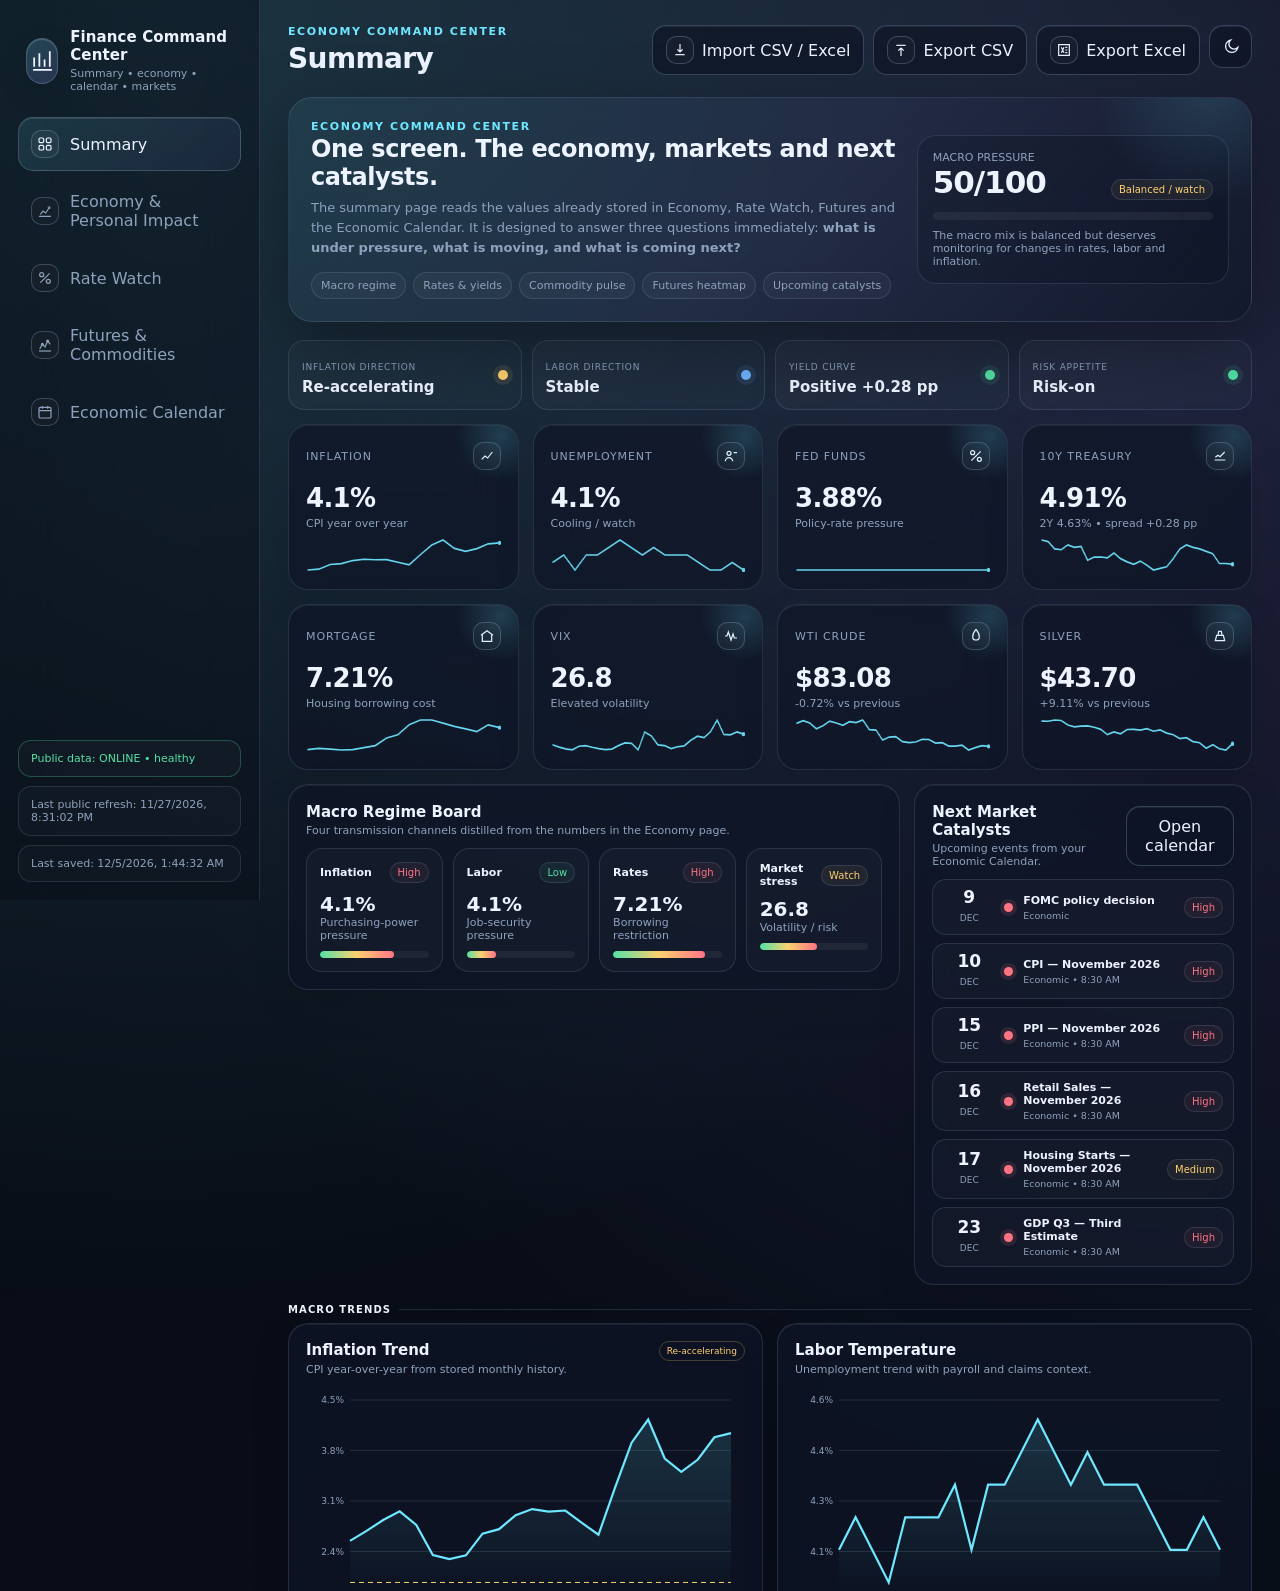
<file: index.html>
<!DOCTYPE html>
<html lang="en" data-theme="dark">
<head>
<meta charset="UTF-8" />
<meta name="viewport" content="width=device-width, initial-scale=1.0" />
<title>Finance Command Center</title>
<style>
:root{
  --bg:#070b14;--bg2:#0b1220;--panel:rgba(14,22,38,.72);--panel2:rgba(18,29,49,.78);
  --text:#edf4ff;--muted:#8ea2be;--line:rgba(154,180,215,.16);--line2:rgba(154,180,215,.28);
  --accent:#6fe7ff;--accent2:#9b8cff;--good:#52e1a4;--warn:#ffd06f;--bad:#ff7485;--info:#6fb3ff;
  --shadow:0 24px 70px rgba(0,0,0,.35);--input:rgba(6,12,23,.55);--chip:rgba(111,231,255,.08);
  --orb1:rgba(111,231,255,.18);--orb2:rgba(155,140,255,.15);--orb3:rgba(82,225,164,.10);
}
html[data-theme="light"]{
  --bg:#eef4fb;--bg2:#f8fbff;--panel:rgba(255,255,255,.76);--panel2:rgba(255,255,255,.90);
  --text:#132238;--muted:#61738a;--line:rgba(33,71,112,.12);--line2:rgba(33,71,112,.23);
  --accent:#008dad;--accent2:#6d55d8;--good:#0d9d69;--warn:#b47a00;--bad:#d34255;--info:#246fc2;
  --shadow:0 24px 60px rgba(49,80,112,.15);--input:rgba(247,251,255,.86);--chip:rgba(0,141,173,.07);
  --orb1:rgba(0,141,173,.10);--orb2:rgba(109,85,216,.10);--orb3:rgba(13,157,105,.07);
}
*{box-sizing:border-box}html{scroll-behavior:smooth}body{margin:0;min-height:100vh;font-family:Inter,ui-sans-serif,system-ui,-apple-system,BlinkMacSystemFont,"Segoe UI",sans-serif;background:
 radial-gradient(circle at 10% 0%,var(--orb1),transparent 28%),radial-gradient(circle at 95% 8%,var(--orb2),transparent 27%),radial-gradient(circle at 70% 95%,var(--orb3),transparent 25%),linear-gradient(145deg,var(--bg),var(--bg2));color:var(--text);transition:.25s background,.25s color}
button,input,select{font:inherit}.app{display:grid;grid-template-columns:260px minmax(0,1fr);min-height:100vh}.sidebar{position:sticky;top:0;height:100vh;border-right:1px solid var(--line);background:rgba(8,13,23,.42);backdrop-filter:blur(26px);padding:24px 18px;z-index:20}.brand{display:flex;gap:12px;align-items:center;padding:4px 8px 24px}.brandmark{width:46px;height:46px;border:1px solid var(--line2);border-radius:16px;background:linear-gradient(135deg,rgba(111,231,255,.19),rgba(155,140,255,.18));box-shadow:inset 0 1px rgba(255,255,255,.18),0 10px 30px rgba(0,0,0,.15);display:grid;place-items:center}.brandmark svg{width:25px;height:25px}.brand h1{font-size:15px;margin:0;letter-spacing:.1px}.brand small{display:block;color:var(--muted);font-size:11px;margin-top:3px}.nav{display:flex;flex-direction:column;gap:8px}.nav-btn{width:100%;border:1px solid transparent;background:transparent;color:var(--muted);padding:12px 12px;border-radius:15px;display:flex;gap:11px;align-items:center;cursor:pointer;text-align:left;transition:.18s}.nav-btn:hover{background:var(--chip);color:var(--text);border-color:var(--line)}.nav-btn.active{color:var(--text);border-color:var(--line2);background:linear-gradient(135deg,rgba(111,231,255,.12),rgba(155,140,255,.08));box-shadow:inset 0 1px rgba(255,255,255,.09)}.nav-btn .ico,.icon-btn .ico,.btn .ico,.kpi-icon{width:28px;height:28px;border-radius:10px;border:1px solid var(--line2);display:grid;place-items:center;background:rgba(255,255,255,.035);backdrop-filter:blur(8px);flex:0 0 auto}.ico svg,.kpi-icon svg{width:16px;height:16px}.side-foot{position:absolute;left:18px;right:18px;bottom:18px;display:grid;gap:9px}.mini{font-size:11px;color:var(--muted);padding:11px 12px;border:1px solid var(--line);border-radius:13px;background:rgba(255,255,255,.025)}.main{min-width:0;padding:25px 28px 55px}.topbar{display:flex;justify-content:space-between;gap:16px;align-items:center;margin-bottom:22px}.eyebrow{font-size:11px;letter-spacing:1.6px;text-transform:uppercase;color:var(--accent);font-weight:700}.topbar h2{margin:4px 0 0;font-size:28px;letter-spacing:-.6px}.top-actions{display:flex;gap:9px;flex-wrap:wrap;justify-content:flex-end}.icon-btn,.btn{border:1px solid var(--line2);background:var(--panel);backdrop-filter:blur(18px);color:var(--text);border-radius:14px;cursor:pointer;display:inline-flex;align-items:center;gap:8px;box-shadow:inset 0 1px rgba(255,255,255,.07);transition:.18s}.icon-btn{width:43px;height:43px;justify-content:center}.btn{padding:10px 13px}.btn:hover,.icon-btn:hover{transform:translateY(-1px);border-color:rgba(111,231,255,.42)}.btn.primary{background:linear-gradient(135deg,rgba(111,231,255,.17),rgba(155,140,255,.15));border-color:rgba(111,231,255,.30)}.btn.danger{color:var(--bad)}.page{display:none;animation:fade .22s ease}.page.active{display:block}@keyframes fade{from{opacity:.3;transform:translateY(4px)}to{opacity:1;transform:none}}
.hero{border:1px solid var(--line);background:linear-gradient(135deg,rgba(111,231,255,.07),rgba(155,140,255,.05),var(--panel));backdrop-filter:blur(26px);border-radius:24px;padding:22px;box-shadow:var(--shadow);margin-bottom:18px;position:relative;overflow:hidden}.hero:after{content:"";position:absolute;width:240px;height:240px;border-radius:50%;right:-80px;top:-130px;background:radial-gradient(circle,rgba(111,231,255,.15),transparent 68%);pointer-events:none}.hero-grid{display:grid;grid-template-columns:minmax(0,1.5fr) minmax(260px,.8fr);gap:20px;align-items:center}.hero h3{margin:2px 0 7px;font-size:24px;letter-spacing:-.45px}.hero p{color:var(--muted);margin:0;max-width:830px;line-height:1.55;font-size:13px}.hero-badges{display:flex;gap:7px;flex-wrap:wrap;margin-top:14px}.badge{border:1px solid var(--line);background:rgba(255,255,255,.035);border-radius:999px;padding:6px 9px;color:var(--muted);font-size:11px}.hero-score{border:1px solid var(--line);border-radius:19px;padding:15px;background:rgba(3,8,17,.18)}.score-row{display:flex;justify-content:space-between;gap:12px;align-items:end}.score-big{font-size:31px;font-weight:800;letter-spacing:-1px}.muted{color:var(--muted)}.tiny{font-size:11px}.progress{height:8px;background:rgba(255,255,255,.055);border-radius:99px;overflow:hidden;margin-top:12px}.progress>span{display:block;height:100%;border-radius:99px;background:linear-gradient(90deg,var(--good),var(--accent),var(--accent2));width:50%;transition:.25s width}
.grid{display:grid;gap:14px}.kpi-grid{grid-template-columns:repeat(4,minmax(0,1fr));margin-bottom:14px}.card{border:1px solid var(--line);background:var(--panel);backdrop-filter:blur(22px);border-radius:20px;box-shadow:inset 0 1px rgba(255,255,255,.06),0 14px 40px rgba(0,0,0,.10);padding:17px}.kpi{min-height:128px;position:relative;overflow:hidden}.kpi:after{content:"";position:absolute;width:90px;height:90px;border-radius:50%;right:-28px;top:-34px;background:radial-gradient(circle,var(--orb1),transparent 72%)}.kpi-head{display:flex;align-items:center;justify-content:space-between;gap:8px}.kpi-title{font-size:11px;color:var(--muted);text-transform:uppercase;letter-spacing:.9px}.kpi-value{font-size:26px;font-weight:800;letter-spacing:-.7px;margin-top:13px}.kpi-sub{font-size:11px;color:var(--muted);margin-top:4px}.delta{display:inline-flex;align-items:center;gap:4px;font-size:11px;margin-top:8px}.delta.up{color:var(--good)}.delta.down{color:var(--bad)}.delta.neutral{color:var(--muted)}
.two-col{grid-template-columns:minmax(0,1.45fr) minmax(320px,.8fr);align-items:start}.three-col{grid-template-columns:repeat(3,minmax(0,1fr))}.section-title{display:flex;justify-content:space-between;gap:12px;align-items:center;margin:1px 0 11px}.section-title h4{margin:0;font-size:15px}.section-title p{margin:3px 0 0;color:var(--muted);font-size:11px}.table-wrap{overflow:auto;border:1px solid var(--line);border-radius:16px}.data-table{border-collapse:collapse;width:100%;min-width:830px;font-size:12px}.data-table th,.data-table td{padding:11px 10px;border-bottom:1px solid var(--line);vertical-align:middle}.data-table th{font-size:10px;text-transform:uppercase;letter-spacing:.8px;color:var(--muted);font-weight:650;background:rgba(255,255,255,.025);position:sticky;top:0;z-index:1;text-align:left}.data-table tr:last-child td{border-bottom:0}.data-table tbody tr:hover{background:rgba(111,231,255,.035)}.series{display:flex;align-items:center;gap:9px}.series-dot{width:8px;height:8px;border-radius:50%;background:var(--accent);box-shadow:0 0 0 4px rgba(111,231,255,.09)}.series-name strong{display:block;font-size:12px}.series-name small{color:var(--muted)}.pill{display:inline-flex;padding:4px 7px;border-radius:99px;border:1px solid var(--line);font-size:10px;white-space:nowrap}.pill.good{color:var(--good);background:rgba(82,225,164,.06)}.pill.warn{color:var(--warn);background:rgba(255,208,111,.06)}.pill.bad{color:var(--bad);background:rgba(255,116,133,.06)}.pill.info{color:var(--info);background:rgba(111,179,255,.06)}.table-input{width:105px;border:1px solid var(--line);border-radius:10px;background:var(--input);color:var(--text);padding:7px 8px;outline:none}.table-input:focus,input:focus,select:focus{border-color:rgba(111,231,255,.48);box-shadow:0 0 0 3px rgba(111,231,255,.08)}
.form-grid{display:grid;grid-template-columns:repeat(2,minmax(0,1fr));gap:10px}.field label{display:block;color:var(--muted);font-size:10px;text-transform:uppercase;letter-spacing:.65px;margin:0 0 5px}.field input,.field select{width:100%;border:1px solid var(--line);background:var(--input);color:var(--text);border-radius:12px;padding:10px 11px;outline:none}.field .hint{font-size:9px;color:var(--muted);margin-top:4px;line-height:1.35}.money::before{content:"$"}.metric-box{border:1px solid var(--line);border-radius:16px;padding:13px;background:rgba(255,255,255,.025)}.metric-box .label{font-size:10px;color:var(--muted);text-transform:uppercase;letter-spacing:.7px}.metric-box .value{font-size:22px;font-weight:800;margin-top:5px}.metric-box .sub{font-size:10px;color:var(--muted);margin-top:4px}.metric-grid{display:grid;grid-template-columns:repeat(2,minmax(0,1fr));gap:9px}.callout{border:1px solid var(--line);border-radius:15px;padding:12px 13px;background:linear-gradient(135deg,rgba(111,231,255,.055),rgba(155,140,255,.04));font-size:11px;color:var(--muted);line-height:1.5}.callout strong{color:var(--text)}.impact-list{display:grid;gap:8px}.impact{border:1px solid var(--line);border-radius:14px;padding:10px 11px;background:rgba(255,255,255,.024)}.impact-head{display:flex;justify-content:space-between;gap:10px}.impact strong{font-size:11px}.impact p{font-size:10.5px;line-height:1.45;color:var(--muted);margin:5px 0 0}
.chart-card canvas{width:100%;height:250px;display:block}.chart-legend{display:flex;gap:12px;flex-wrap:wrap;font-size:10px;color:var(--muted);margin-top:8px}.legend-dot{display:inline-block;width:8px;height:8px;border-radius:50%;margin-right:5px;background:var(--accent)}
.retire-table{min-width:720px}.retire-age{font-size:20px;font-weight:800}.bar-cell{min-width:170px}.bar-bg{height:7px;border-radius:99px;background:rgba(255,255,255,.055);overflow:hidden;margin-top:5px}.bar-fill{height:100%;background:linear-gradient(90deg,var(--accent),var(--accent2));border-radius:99px}.highlight-row{background:rgba(111,231,255,.04)}
.rate-list{display:grid;grid-template-columns:repeat(3,minmax(0,1fr));gap:10px}.rate-item{border:1px solid var(--line);border-radius:16px;padding:13px;background:rgba(255,255,255,.025)}.rate-item-head{display:flex;justify-content:space-between;gap:9px;align-items:center}.rate-item h5{margin:0;font-size:12px}.rate-item input{width:100%;margin-top:10px;border:0;border-bottom:1px solid var(--line2);background:transparent;color:var(--text);font-size:22px;font-weight:800;padding:4px 0;outline:none}.rate-item small{display:block;color:var(--muted);font-size:9px;margin-top:5px}.source-link{color:var(--accent);text-decoration:none}.source-link:hover{text-decoration:underline}
.toast{position:fixed;right:22px;bottom:22px;background:var(--panel2);border:1px solid var(--line2);backdrop-filter:blur(20px);color:var(--text);border-radius:14px;padding:11px 14px;box-shadow:var(--shadow);font-size:12px;opacity:0;pointer-events:none;transform:translateY(8px);transition:.2s;z-index:60;max-width:360px}.toast.show{opacity:1;transform:none}.modal-back{position:fixed;inset:0;background:rgba(0,0,0,.46);backdrop-filter:blur(6px);z-index:50;display:none;place-items:center;padding:20px}.modal-back.show{display:grid}.modal{width:min(780px,100%);max-height:82vh;overflow:auto;border:1px solid var(--line2);border-radius:22px;background:var(--panel2);backdrop-filter:blur(30px);box-shadow:var(--shadow);padding:20px}.modal-head{display:flex;justify-content:space-between;gap:15px;align-items:start}.modal h3{margin:0;font-size:18px}.modal p{color:var(--muted);font-size:11px;line-height:1.5}.dropzone{border:1px dashed var(--line2);border-radius:17px;padding:25px;text-align:center;background:rgba(111,231,255,.035);margin-top:13px;cursor:pointer}.dropzone.drag{border-color:var(--accent);background:rgba(111,231,255,.07)}.dropzone input{display:none}.csv-note{font-size:10px;color:var(--muted);line-height:1.6}.code-sample{white-space:pre-wrap;background:rgba(0,0,0,.18);padding:12px;border-radius:12px;border:1px solid var(--line);font:10px ui-monospace,SFMono-Regular,Menlo,monospace;color:var(--muted)}
.footer{margin-top:18px;color:var(--muted);font-size:10px;text-align:center;line-height:1.5}.mobile-nav{display:none}.futures-toolbar{display:flex;gap:9px;flex-wrap:wrap;align-items:center}.futures-toolbar select{border:1px solid var(--line);background:var(--input);color:var(--text);border-radius:12px;padding:9px 11px;outline:none}.futures-table{min-width:1100px}.future-sym{font:700 12px ui-monospace,SFMono-Regular,Menlo,monospace;color:var(--accent)}.future-cat{font-size:9px;text-transform:uppercase;letter-spacing:.7px;color:var(--muted)}.future-change{font-weight:750}.future-change.up{color:var(--good)}.future-change.down{color:var(--bad)}.future-change.flat{color:var(--muted)}.data-status{display:inline-flex;align-items:center;gap:6px;font-size:10px;color:var(--muted)}.data-status i{width:7px;height:7px;border-radius:50%;background:var(--good);box-shadow:0 0 0 4px rgba(82,225,164,.08)}.mini.public-ok{border-color:rgba(82,225,164,.28);color:var(--good)}.mini.public-warn{border-color:rgba(255,208,111,.30);color:var(--warn)}.mini.public-offline{border-color:rgba(111,179,255,.28);color:var(--info)}

/* Summary dashboard */
.summary-kpi-grid{grid-template-columns:repeat(4,minmax(0,1fr));margin-bottom:14px}.summary-signal-grid{display:grid;grid-template-columns:repeat(4,minmax(0,1fr));gap:10px}.signal-card{border:1px solid var(--line);border-radius:16px;padding:13px;background:rgba(255,255,255,.025)}.signal-top{display:flex;align-items:center;justify-content:space-between;gap:9px}.signal-top strong{font-size:11px}.signal-value{font-size:20px;font-weight:800;margin-top:9px}.signal-meter{height:7px;background:rgba(255,255,255,.055);border-radius:99px;overflow:hidden;margin-top:9px}.signal-meter span{display:block;height:100%;border-radius:99px;background:linear-gradient(90deg,var(--good),var(--warn),var(--bad))}.summary-futures{display:grid;grid-template-columns:repeat(5,minmax(0,1fr));gap:9px}.heat{border:1px solid var(--line);border-radius:15px;padding:12px;min-height:92px;background:rgba(255,255,255,.024);position:relative;overflow:hidden}.heat:after{content:"";position:absolute;inset:auto -24px -30px auto;width:78px;height:78px;border-radius:50%;background:radial-gradient(circle,var(--heat,rgba(111,231,255,.14)),transparent 68%)}.heat.up{--heat:rgba(82,225,164,.24);border-color:rgba(82,225,164,.20)}.heat.down{--heat:rgba(255,116,133,.24);border-color:rgba(255,116,133,.20)}.heat .sym{font:800 13px ui-monospace,SFMono-Regular,Menlo,monospace;color:var(--muted)}.heat .move{font-size:19px;font-weight:850;margin-top:8px}.heat.up .move{color:var(--good)}.heat.down .move{color:var(--bad)}.heat small{display:block;color:var(--muted);font-size:9px;margin-top:3px}.summary-events{display:grid;gap:8px}.event-row{display:grid;grid-template-columns:52px 10px minmax(0,1fr) auto;align-items:center;gap:9px;border:1px solid var(--line);border-radius:14px;padding:9px 10px;background:rgba(255,255,255,.022)}.event-date{text-align:center}.event-date strong{display:block;font-size:17px;line-height:1}.event-date small{font-size:9px;text-transform:uppercase;color:var(--muted)}.event-dot{width:9px;height:9px;border-radius:50%;background:var(--event-color,var(--info));box-shadow:0 0 0 4px color-mix(in srgb,var(--event-color,var(--info)) 12%,transparent)}.event-main strong{display:block;font-size:11px}.event-main small{display:block;color:var(--muted);font-size:9.5px;margin-top:3px}.summary-callouts{display:grid;gap:8px}.summary-callout{border:1px solid var(--line);border-radius:15px;padding:12px;background:rgba(255,255,255,.025)}.summary-callout strong{font-size:11px}.summary-callout p{margin:5px 0 0;color:var(--muted);font-size:10.5px;line-height:1.45}
/* Calendar */
.calendar-shell{border:1px solid var(--line);background:var(--panel);backdrop-filter:blur(22px);border-radius:22px;box-shadow:inset 0 1px rgba(255,255,255,.06),0 14px 40px rgba(0,0,0,.10);overflow:hidden}.calendar-toolbar{display:flex;align-items:center;justify-content:space-between;gap:12px;padding:15px 16px;border-bottom:1px solid var(--line);flex-wrap:wrap}.calendar-toolbar-left,.calendar-toolbar-right{display:flex;align-items:center;gap:8px;flex-wrap:wrap}.calendar-month-title{font-size:19px;font-weight:800;letter-spacing:-.4px;min-width:180px}.cal-btn{border:1px solid var(--line);background:rgba(255,255,255,.025);color:var(--text);border-radius:11px;min-width:36px;height:36px;padding:0 10px;cursor:pointer}.cal-btn:hover{border-color:rgba(111,231,255,.4);background:var(--chip)}.calendar-filter{border:1px solid var(--line);background:var(--input);color:var(--text);border-radius:11px;padding:9px 10px;outline:none}.calendar-scroll{overflow:auto}.calendar-grid{min-width:900px;display:grid;grid-template-columns:repeat(7,minmax(0,1fr));background:var(--line);gap:1px}.calendar-dow{background:var(--panel2);padding:9px 10px;color:var(--muted);font-size:10px;font-weight:700;text-transform:uppercase;letter-spacing:.7px;text-align:center}.calendar-day{background:color-mix(in srgb,var(--panel2) 92%,transparent);min-height:138px;padding:8px;position:relative;display:flex;flex-direction:column;gap:6px}.calendar-day.outside{opacity:.42}.calendar-day.today{box-shadow:inset 0 0 0 1px var(--accent)}.calendar-day-head{display:flex;justify-content:space-between;align-items:center;gap:6px}.day-number{width:28px;height:28px;border-radius:50%;display:grid;place-items:center;font-size:11px;font-weight:700}.calendar-day.today .day-number{background:var(--accent);color:var(--bg)}.day-add{border:0;background:transparent;color:var(--muted);border-radius:8px;width:28px;height:28px;cursor:pointer;font-size:18px;line-height:1}.day-add:hover{background:var(--chip);color:var(--text)}.calendar-event{width:100%;border:0;border-left:3px solid var(--event-color,var(--info));background:color-mix(in srgb,var(--event-color,var(--info)) 11%,transparent);color:var(--text);border-radius:7px;padding:5px 6px;text-align:left;cursor:pointer;font-size:9.5px;line-height:1.25;overflow:hidden}.calendar-event:hover{background:color-mix(in srgb,var(--event-color,var(--info)) 18%,transparent)}.calendar-event .time{color:var(--muted);font-size:8.5px;margin-right:4px}.calendar-more{font-size:9px;color:var(--muted);padding-left:6px}.cal-economic{--event-color:var(--bad)}.cal-earnings{--event-color:var(--accent)}.cal-call{--event-color:var(--accent2)}.cal-split{--event-color:var(--warn)}.cal-dividend{--event-color:var(--good)}.cal-ipo{--event-color:var(--info)}.cal-other{--event-color:#9aa9bd}.calendar-legend{display:flex;gap:8px;flex-wrap:wrap;padding:11px 15px;border-top:1px solid var(--line)}.legend-chip{display:inline-flex;align-items:center;gap:6px;font-size:9px;color:var(--muted)}.legend-chip i{width:8px;height:8px;border-radius:50%;background:var(--event-color)}.agenda-list{display:grid;gap:8px}.agenda-item{border:1px solid var(--line);border-left:3px solid var(--event-color,var(--info));border-radius:14px;padding:10px 11px;background:rgba(255,255,255,.024);cursor:pointer}.agenda-item:hover{background:var(--chip)}.agenda-item strong{font-size:11px}.agenda-item p{margin:4px 0 0;color:var(--muted);font-size:9.5px;line-height:1.4}.agenda-meta{display:flex;gap:6px;flex-wrap:wrap;margin-top:7px}.calendar-stats{display:grid;grid-template-columns:repeat(3,minmax(0,1fr));gap:8px}.calendar-stat{border:1px solid var(--line);border-radius:14px;padding:11px;background:rgba(255,255,255,.025)}.calendar-stat strong{display:block;font-size:22px}.calendar-stat small{color:var(--muted);font-size:9px}.event-form{display:grid;grid-template-columns:repeat(2,minmax(0,1fr));gap:10px}.event-form .full{grid-column:1/-1}.event-form textarea{width:100%;min-height:90px;resize:vertical;border:1px solid var(--line);background:var(--input);color:var(--text);border-radius:12px;padding:10px 11px;outline:none;font:inherit}.modal-actions{display:flex;justify-content:space-between;gap:10px;flex-wrap:wrap;margin-top:14px}.modal-actions .right{display:flex;gap:8px;flex-wrap:wrap}.ics-drop{border:1px dashed var(--line2);border-radius:15px;padding:14px;background:rgba(111,231,255,.025);font-size:10px;color:var(--muted)}
@media(max-width:1120px){.kpi-grid,.summary-kpi-grid{grid-template-columns:repeat(2,minmax(0,1fr))}.summary-signal-grid{grid-template-columns:repeat(2,minmax(0,1fr))}.summary-futures{grid-template-columns:repeat(4,minmax(0,1fr))}.two-col{grid-template-columns:1fr}.rate-list{grid-template-columns:repeat(2,minmax(0,1fr))}.hero-grid{grid-template-columns:1fr}.three-col{grid-template-columns:1fr 1fr}}
@media(max-width:760px){.app{display:block}.sidebar{display:none}.main{padding:18px 14px 150px}.topbar{align-items:flex-start}.topbar h2{font-size:23px}.top-actions .btn span.label{display:none}.kpi-grid,.summary-kpi-grid,.summary-signal-grid,.three-col,.form-grid,.rate-list,.event-form{grid-template-columns:1fr}.event-form .full{grid-column:auto}.summary-futures{grid-template-columns:repeat(2,minmax(0,1fr))}.calendar-stats{grid-template-columns:1fr}.event-row{grid-template-columns:46px 9px minmax(0,1fr)}.event-row>.pill{display:none}.mobile-nav{display:grid;grid-template-columns:repeat(3,1fr);position:fixed;left:10px;right:10px;bottom:10px;z-index:40;border:1px solid var(--line2);border-radius:18px;background:var(--panel2);backdrop-filter:blur(28px);padding:6px;box-shadow:var(--shadow)}.mobile-nav button{border:0;background:transparent;color:var(--muted);border-radius:13px;padding:8px 4px;font-size:9px}.mobile-nav button.active{background:var(--chip);color:var(--text)}.mobile-nav svg{display:block;margin:0 auto 3px;width:17px;height:17px}}
</style>
<link rel="stylesheet" href="summary-plus.css">
</head>
<body>
<div class="app">
  <aside class="sidebar">
    <div class="brand">
      <div class="brandmark"><svg viewBox="0 0 24 24" fill="none" stroke="currentColor" stroke-width="1.7"><path d="M4 18V9m5 9V5m5 13v-7m5 7V3"/><path d="M3 21h18"/></svg></div>
      <div><h1>Finance Command Center</h1><small>Summary • economy • calendar • markets</small></div>
    </div>
    <nav class="nav">
      <button class="nav-btn active" data-page="summary"><span class="ico"><svg viewBox="0 0 24 24" fill="none" stroke="currentColor" stroke-width="1.8"><rect x="3" y="3" width="7" height="7" rx="2"/><rect x="14" y="3" width="7" height="7" rx="2"/><rect x="3" y="14" width="7" height="7" rx="2"/><rect x="14" y="14" width="7" height="7" rx="2"/></svg></span><span>Summary</span></button>
      <button class="nav-btn" data-page="economy"><span class="ico"><svg viewBox="0 0 24 24" fill="none" stroke="currentColor" stroke-width="1.8"><path d="M3 20h18M5 17l4-5 4 3 6-9"/><path d="M16 6h3v3"/></svg></span><span>Economy & Personal Impact</span></button>
      <button class="nav-btn" data-page="rates"><span class="ico"><svg viewBox="0 0 24 24" fill="none" stroke="currentColor" stroke-width="1.8"><circle cx="7" cy="7" r="3"/><circle cx="17" cy="17" r="3"/><path d="M5 19L19 5"/></svg></span><span>Rate Watch</span></button>
      <button class="nav-btn" data-page="futures"><span class="ico"><svg viewBox="0 0 24 24" fill="none" stroke="currentColor" stroke-width="1.8"><path d="M4 18l4-7 4 4 4-9 4 5"/><path d="M3 21h18"/><circle cx="8" cy="11" r="1.4"/><circle cx="16" cy="6" r="1.4"/></svg></span><span>Futures & Commodities</span></button>
      <button class="nav-btn" data-page="calendar"><span class="ico"><svg viewBox="0 0 24 24" fill="none" stroke="currentColor" stroke-width="1.8"><rect x="3" y="5" width="18" height="16" rx="2"/><path d="M16 3v4M8 3v4M3 10h18"/></svg></span><span>Economic Calendar</span></button>
    </nav>
    <div class="side-foot">
      <div class="mini" id="publicDataStatus">Public data: loading…</div>
      <div class="mini" id="publicDataTime">Last public refresh: —</div>
      <div class="mini" id="lastSaved">Last saved: —</div>
    </div>
  </aside>

  <main class="main">
    <header class="topbar">
      <div><div class="eyebrow" id="pageEyebrow">ECONOMY COMMAND CENTER</div><h2 id="pageTitle">Summary</h2></div>
      <div class="top-actions">
        <button class="btn" id="csvBtn"><span class="ico"><svg viewBox="0 0 24 24" fill="none" stroke="currentColor" stroke-width="1.8"><path d="M12 3v12m0 0 4-4m-4 4-4-4"/><path d="M5 19h14"/></svg></span><span class="label">Import CSV / Excel</span></button>
        <button class="btn" id="exportBtn"><span class="ico"><svg viewBox="0 0 24 24" fill="none" stroke="currentColor" stroke-width="1.8"><path d="M12 21V9m0 0 4 4m-4-4-4 4"/><path d="M5 5h14"/></svg></span><span class="label">Export CSV</span></button>
        <button class="btn" id="excelExportBtn"><span class="ico"><svg viewBox="0 0 24 24" fill="none" stroke="currentColor" stroke-width="1.8"><path d="M4 4h16v16H4z"/><path d="M8 8l4 8m0-8-4 8M14 8h3M14 12h3M14 16h3"/></svg></span><span class="label">Export Excel</span></button>
        <button class="icon-btn" id="themeBtn" title="Toggle light / dark"><svg id="themeIcon" viewBox="0 0 24 24" width="18" height="18" fill="none" stroke="currentColor" stroke-width="1.8"><path d="M21 12.8A8.2 8.2 0 1 1 11.2 3a6.2 6.2 0 0 0 9.8 9.8Z"/></svg></button>
      </div>
    </header>


    <section class="page active" id="page-summary">
      <div class="hero"><div class="hero-grid"><div><div class="eyebrow">ECONOMY COMMAND CENTER</div><h3>One screen. The economy, markets and next catalysts.</h3><p>The summary page reads the values already stored in Economy, Rate Watch, Futures and the Economic Calendar. It is designed to answer three questions immediately: <strong>what is under pressure, what is moving, and what is coming next?</strong></p><div class="hero-badges"><span class="badge">Macro regime</span><span class="badge">Rates & yields</span><span class="badge">Commodity pulse</span><span class="badge">Futures heatmap</span><span class="badge">Upcoming catalysts</span></div></div><div class="hero-score"><div class="tiny muted">MACRO PRESSURE</div><div class="score-row"><div class="score-big" id="summaryPressure">—</div><span class="pill info" id="summaryRegime">Waiting for data</span></div><div class="progress"><span id="summaryPressureBar" style="width:0%"></span></div><div class="tiny muted" style="margin-top:9px" id="summaryPressureText">Your economy data will feed this score automatically.</div></div></div></div>

      <div class="grid summary-kpi-grid">
        <div class="card kpi"><div class="kpi-head"><span class="kpi-title">Inflation</span><span class="kpi-icon"><svg viewBox="0 0 24 24" fill="none" stroke="currentColor" stroke-width="1.8"><path d="M4 17l5-5 4 3 7-9"/></svg></span></div><div class="kpi-value" id="sumInflation">—</div><div class="kpi-sub" id="sumInflationSub">CPI signal</div></div>
        <div class="card kpi"><div class="kpi-head"><span class="kpi-title">Unemployment</span><span class="kpi-icon"><svg viewBox="0 0 24 24" fill="none" stroke="currentColor" stroke-width="1.8"><circle cx="9" cy="8" r="3"/><path d="M3.5 20a5.5 5.5 0 0 1 11 0M16 7h5"/></svg></span></div><div class="kpi-value" id="sumUnemployment">—</div><div class="kpi-sub" id="sumUnemploymentSub">Labor-market temperature</div></div>
        <div class="card kpi"><div class="kpi-head"><span class="kpi-title">Fed funds</span><span class="kpi-icon"><svg viewBox="0 0 24 24" fill="none" stroke="currentColor" stroke-width="1.8"><circle cx="7" cy="7" r="3"/><circle cx="17" cy="17" r="3"/><path d="M5 19L19 5"/></svg></span></div><div class="kpi-value" id="sumFed">—</div><div class="kpi-sub">Policy-rate pressure</div></div>
        <div class="card kpi"><div class="kpi-head"><span class="kpi-title">10Y Treasury</span><span class="kpi-icon"><svg viewBox="0 0 24 24" fill="none" stroke="currentColor" stroke-width="1.8"><path d="M4 18h16M5 14l4-3 3 2 7-7"/></svg></span></div><div class="kpi-value" id="sum10Y">—</div><div class="kpi-sub" id="sumCurve">2Y / 10Y curve</div></div>
        <div class="card kpi"><div class="kpi-head"><span class="kpi-title">Mortgage</span><span class="kpi-icon"><svg viewBox="0 0 24 24" fill="none" stroke="currentColor" stroke-width="1.8"><path d="M3 11l9-7 9 7"/><path d="M5 10v10h14V10"/></svg></span></div><div class="kpi-value" id="sumMortgage">—</div><div class="kpi-sub">Housing borrowing cost</div></div>
        <div class="card kpi"><div class="kpi-head"><span class="kpi-title">VIX</span><span class="kpi-icon"><svg viewBox="0 0 24 24" fill="none" stroke="currentColor" stroke-width="1.8"><path d="M3 12h3l2-6 4 12 3-9 2 6h4"/></svg></span></div><div class="kpi-value" id="sumVix">—</div><div class="kpi-sub" id="sumVixSub">Market stress</div></div>
        <div class="card kpi"><div class="kpi-head"><span class="kpi-title">WTI Crude</span><span class="kpi-icon"><svg viewBox="0 0 24 24" fill="none" stroke="currentColor" stroke-width="1.8"><path d="M12 2s5 6 5 11a5 5 0 0 1-10 0c0-5 5-11 5-11Z"/></svg></span></div><div class="kpi-value" id="sumOil">—</div><div class="kpi-sub" id="sumOilSub">Energy / inflation input</div></div>
        <div class="card kpi"><div class="kpi-head"><span class="kpi-title">Silver</span><span class="kpi-icon"><svg viewBox="0 0 24 24" fill="none" stroke="currentColor" stroke-width="1.8"><path d="M5 19h14l-2-8H7l-2 8Z"/><path d="M9 11l1-6h4l1 6"/></svg></span></div><div class="kpi-value" id="sumSilver">—</div><div class="kpi-sub" id="sumSilverSub">Precious + industrial metal</div></div>
      </div>

      <div class="grid two-col">
        <div class="card"><div class="section-title"><div><h4>Macro Regime Board</h4><p>Four transmission channels distilled from the numbers in the Economy page.</p></div></div><div class="summary-signal-grid" id="summarySignals"></div></div>
        <div class="card"><div class="section-title"><div><h4>Next Market Catalysts</h4><p>Upcoming events from your Economic Calendar.</p></div><button class="btn" data-go-page="calendar">Open calendar</button></div><div class="summary-events" id="summaryEvents"></div></div>
      </div>

      <div class="grid two-col" style="margin-top:14px">
        <div class="card chart-card"><div class="section-title"><div><h4>Rates & Yield Snapshot</h4><p>Fed funds, Treasury yields, mortgage and cash rates where populated.</p></div></div><canvas id="summaryRatesChart" height="265"></canvas></div>
        <div class="card chart-card"><div class="section-title"><div><h4>Macro Relative Levels</h4><p>Normalized view for quick visual comparison; units are intentionally not mixed directly.</p></div></div><canvas id="summaryMacroChart" height="265"></canvas></div>
      </div>

      <div class="card" style="margin-top:14px"><div class="section-title"><div><h4>Futures Heatmap</h4><p>Daily change from the populated contracts on Futures & Commodities.</p></div><button class="btn" data-go-page="futures">Open futures</button></div><div class="summary-futures" id="summaryFutures"></div></div>

      <div class="grid two-col" style="margin-top:14px">
        <div class="card"><div class="section-title"><div><h4>What Matters Now</h4><p>Rule-based readout from your macro, rate, futures and volatility inputs.</p></div></div><div class="summary-callouts" id="summaryNarrative"></div></div>
        <div class="card"><div class="section-title"><div><h4>Calendar Pulse</h4><p>Scheduled catalysts over the next 30 days.</p></div></div><div class="calendar-stats"><div class="calendar-stat"><strong id="sumCal30">0</strong><small>events / next 30 days</small></div><div class="calendar-stat"><strong id="sumCalHigh">0</strong><small>high-importance events</small></div><div class="calendar-stat"><strong id="sumCalEarnings">0</strong><small>earnings / calls</small></div></div><div class="callout" style="margin-top:10px" id="sumNextEvent">Import an .ics calendar or add events manually to connect scheduled catalysts to this summary.</div></div>
      </div>
      <div class="footer">Summary values are generated from the other pages in this file. Update or import the source pages rather than entering duplicate values here.</div>
    </section>

    <section class="page" id="page-economy">
      <div class="hero">
        <div class="hero-grid">
          <div>
            <div class="eyebrow">WHAT THE ECONOMY MEANS FOR YOU</div>
            <h3>Turn macro data into personal decisions.</h3>
            <p>This page tracks the economy and translates each signal into likely pressure on living costs, job security, borrowing, cash returns and investment risk. Enter values manually, import a CSV, or try the optional official-data refresh.</p>
            <div class="hero-badges"><span class="badge">Official snapshot preloaded</span><span class="badge">FRED / BLS series ready</span><span class="badge">CSV import</span><span class="badge">Local history</span><span class="badge">Personal impact engine</span></div>
          </div>
          <div class="hero-score">
            <div class="score-row"><div><div class="tiny muted">ECONOMIC PRESSURE METER</div><div class="score-big" id="ecoScore">—</div></div><span class="pill info" id="ecoRegime">Waiting for data</span></div>
            <div class="progress"><span id="ecoProgress" style="width:0%"></span></div>
            <div class="tiny muted" style="margin-top:9px" id="ecoScoreText">Fill or import indicators to generate your personal-impact reading.</div>
          </div>
        </div>
      </div>

      <div class="grid kpi-grid">
        <div class="card kpi"><div class="kpi-head"><span class="kpi-title">Inflation pressure</span><span class="kpi-icon"><svg viewBox="0 0 24 24" fill="none" stroke="currentColor" stroke-width="1.8"><path d="M12 3v18M8 7h6.5a3 3 0 0 1 0 6H9.5a3 3 0 0 0 0 6H16"/></svg></span></div><div class="kpi-value" id="kpiInfl">—</div><div class="kpi-sub">CPI YoY derived from imported history when available</div><div class="delta neutral" id="kpiInflDelta">Needs CPI history</div></div>
        <div class="card kpi"><div class="kpi-head"><span class="kpi-title">Labor signal</span><span class="kpi-icon"><svg viewBox="0 0 24 24" fill="none" stroke="currentColor" stroke-width="1.8"><circle cx="9" cy="8" r="3"/><path d="M3.5 20a5.5 5.5 0 0 1 11 0M16 7h5M18.5 4.5v5"/></svg></span></div><div class="kpi-value" id="kpiLabor">—</div><div class="kpi-sub">Unemployment + payroll trend + claims</div><div class="delta neutral" id="kpiLaborDelta">Waiting for labor inputs</div></div>
        <div class="card kpi"><div class="kpi-head"><span class="kpi-title">Borrowing pressure</span><span class="kpi-icon"><svg viewBox="0 0 24 24" fill="none" stroke="currentColor" stroke-width="1.8"><path d="M4 7h16M6 4h12a2 2 0 0 1 2 2v12a2 2 0 0 1-2 2H6a2 2 0 0 1-2-2V6a2 2 0 0 1 2-2Z"/><path d="M7 15h4"/></svg></span></div><div class="kpi-value" id="kpiBorrow">—</div><div class="kpi-sub">Fed funds + 10Y + mortgage rate</div><div class="delta neutral" id="kpiBorrowDelta">Waiting for rate inputs</div></div>
        <div class="card kpi"><div class="kpi-head"><span class="kpi-title">Market stress</span><span class="kpi-icon"><svg viewBox="0 0 24 24" fill="none" stroke="currentColor" stroke-width="1.8"><path d="M3 12h3l2-6 4 12 3-9 2 6h4"/></svg></span></div><div class="kpi-value" id="kpiStress">—</div><div class="kpi-sub">VIX + oil + yield-curve context</div><div class="delta neutral" id="kpiStressDelta">Waiting for market inputs</div></div>
      </div>

      <div class="grid two-col">
        <div class="card">
          <div class="section-title"><div><h4>Economic Indicator Board</h4><p>Latest value + previous value drive the trend and impact engine.</p></div><button class="btn primary" id="refreshFred"><span class="ico"><svg viewBox="0 0 24 24" fill="none" stroke="currentColor" stroke-width="1.8"><path d="M20 6v5h-5M4 18v-5h5"/><path d="M6.1 9a7 7 0 0 1 11.8-2.5L20 11M4 13l2.1 4.5A7 7 0 0 0 18 15"/></svg></span>Refresh official data</button></div>
          <div class="table-wrap"><table class="data-table"><thead><tr><th>Indicator</th><th>Latest</th><th>Previous</th><th>Trend</th><th>Personal impact</th><th>As of</th></tr></thead><tbody id="ecoTable"></tbody></table></div>
          <div class="csv-note" style="margin-top:9px">Official refresh uses public FRED CSV endpoints and may be blocked by browser/network policy when opened as a local file. CSV import/manual entry remains fully functional.</div>
        </div>
        <div class="grid">
          <div class="card"><div class="section-title"><div><h4>Your Personal Exposure</h4><p>Make the macro commentary specific to your situation.</p></div></div>
            <div class="form-grid">
              <div class="field"><label>Monthly essential bills</label><input class="fmt" data-key="personal.monthlyBills" inputmode="decimal" placeholder="3,500"></div>
              <div class="field"><label>Cash savings</label><input class="fmt" data-key="personal.cashSavings" inputmode="decimal" placeholder="25,000"></div>
              <div class="field"><label>Variable-rate debt</label><input class="fmt" data-key="personal.variableDebt" inputmode="decimal" placeholder="8,000"></div>
              <div class="field"><label>Mortgage / loan balance</label><input class="fmt" data-key="personal.loanBalance" inputmode="decimal" placeholder="250,000"></div>
              <div class="field"><label>Investment balance</label><input class="fmt" data-key="personal.investments" inputmode="decimal" placeholder="75,000"></div>
              <div class="field"><label>Job sensitivity</label><select data-key="personal.jobSensitivity"><option value="medium">Medium</option><option value="low">Low</option><option value="high">High</option></select></div>
            </div>
          </div>
          <div class="card"><div class="section-title"><div><h4>Impact Brief</h4><p>Dynamic explanation based on the values above.</p></div></div><div class="impact-list" id="impactList"></div></div>
        </div>
      </div>

      <div class="grid two-col" style="margin-top:14px">
        <div class="card chart-card"><div class="section-title"><div><h4>Macro Snapshot</h4><p>Normalized relative level — not a common unit scale.</p></div></div><canvas id="macroChart" height="250"></canvas><div class="chart-legend"><span><i class="legend-dot"></i>Current normalized level</span><span>Higher bars are not automatically “better.”</span></div></div>
        <div class="card"><div class="section-title"><div><h4>Economic Playbook</h4><p>Simple actions to review as conditions change.</p></div></div><div id="playbook" class="impact-list"></div></div>
      </div>
    </section>

    <section class="page" id="page-rates">
      <div class="hero"><div class="hero-grid"><div><div class="eyebrow">RATE WATCH</div><h3>Know when a better rate is actually worth switching for.</h3><p>Track deposit yields and borrowing costs, then calculate the dollars behind a move: savings-account interest, CD/Treasury alternatives, credit-card refinancing, auto loans and mortgages.</p><div class="hero-badges"><span class="badge">Savings & CDs</span><span class="badge">Treasury yields</span><span class="badge">Credit cards</span><span class="badge">Auto & mortgage refinance</span></div></div><div class="hero-score"><div class="tiny muted">BEST ENTERED CASH YIELD</div><div class="score-big" id="bestCashRate">—</div><div class="tiny muted" id="bestCashName">Add rates below</div><div class="progress"><span id="rateProgress" style="width:0%"></span></div></div></div>
      </div>
      <div class="card"><div class="section-title"><div><h4>Rate Board</h4><p>Store the rates you actually have or are considering.</p></div><button class="btn" id="rateExport">Export rate CSV</button></div><div class="rate-list" id="rateList"></div></div>

      <div class="grid two-col" style="margin-top:14px">
        <div class="card"><div class="section-title"><div><h4>Cash Switch Calculator</h4><p>How much more will a better savings/CD rate pay?</p></div></div><div class="form-grid">
          <div class="field"><label>Cash balance</label><input class="fmt" data-key="cashCalc.balance" inputmode="decimal" placeholder="25,000"></div>
          <div class="field"><label>Months held</label><input class="fmt" data-key="cashCalc.months" inputmode="numeric" placeholder="12"></div>
          <div class="field"><label>Current APY %</label><input class="fmt decimal" data-key="cashCalc.oldRate" inputmode="decimal" placeholder="0.50"></div>
          <div class="field"><label>New APY %</label><input class="fmt decimal" data-key="cashCalc.newRate" inputmode="decimal" placeholder="4.25"></div>
        </div><div style="height:12px"></div><div class="metric-grid"><div class="metric-box"><div class="label">Current interest</div><div class="value" id="oldInterest">$0</div><div class="sub">Approx. compounding</div></div><div class="metric-box"><div class="label">New interest</div><div class="value" id="newInterest">$0</div><div class="sub">Approx. compounding</div></div><div class="metric-box"><div class="label">Extra earned</div><div class="value" id="extraInterest">$0</div><div class="sub">Before taxes</div></div><div class="metric-box"><div class="label">Monthly equivalent</div><div class="value" id="extraMonthly">$0</div><div class="sub">Average benefit</div></div></div><div style="height:10px"></div><div class="callout" id="cashAdvice">Enter both rates to compare.</div></div>
        <div class="card"><div class="section-title"><div><h4>Refinance / Debt Switch</h4><p>Compare current loan vs a new rate including fees.</p></div></div><div class="form-grid">
          <div class="field"><label>Remaining balance</label><input class="fmt" data-key="refi.balance" inputmode="decimal" placeholder="25,000"></div>
          <div class="field"><label>Months remaining</label><input class="fmt" data-key="refi.months" inputmode="numeric" placeholder="60"></div>
          <div class="field"><label>Current APR %</label><input class="fmt decimal" data-key="refi.oldApr" inputmode="decimal" placeholder="8.50"></div>
          <div class="field"><label>New APR %</label><input class="fmt decimal" data-key="refi.newApr" inputmode="decimal" placeholder="6.25"></div>
          <div class="field"><label>Refinance / transfer fees</label><input class="fmt" data-key="refi.fees" inputmode="decimal" placeholder="500"></div>
          <div class="field"><label>New term months</label><input class="fmt" data-key="refi.newMonths" inputmode="numeric" placeholder="60"></div>
        </div><div style="height:12px"></div><div class="metric-grid"><div class="metric-box"><div class="label">Old payment</div><div class="value" id="oldPmt">$0</div></div><div class="metric-box"><div class="label">New payment</div><div class="value" id="newPmt">$0</div></div><div class="metric-box"><div class="label">Monthly savings</div><div class="value" id="pmtSavings">$0</div></div><div class="metric-box"><div class="label">Net total savings</div><div class="value" id="totalSavings">$0</div></div></div><div style="height:10px"></div><div class="callout" id="refiAdvice">Enter loan details to calculate break-even.</div></div>
      </div>

      <div class="grid two-col" style="margin-top:14px">
        <div class="card chart-card"><div class="section-title"><div><h4>Rate Comparison</h4><p>Entered APYs/APRs on one visual scale.</p></div></div><canvas id="rateChart" height="250"></canvas></div>
        <div class="card"><div class="section-title"><div><h4>Rate Decision Rules</h4><p>A checklist before moving money or refinancing.</p></div></div><div class="impact-list">
          <div class="impact"><div class="impact-head"><strong>Deposit rate</strong><span class="pill good">Compare after-tax value</span></div><p>Check minimum balances, withdrawal restrictions, insurance coverage, promotional expiration and whether the yield is APY rather than APR.</p></div>
          <div class="impact"><div class="impact-head"><strong>CD vs Treasury</strong><span class="pill info">Match the time horizon</span></div><p>Compare maturity, liquidity, early-withdrawal penalties, state-tax treatment and reinvestment risk rather than rate alone.</p></div>
          <div class="impact"><div class="impact-head"><strong>Refinance</strong><span class="pill warn">Fees can erase savings</span></div><p>Compare total interest and break-even months. A lower monthly payment can still cost more if the term is extended significantly.</p></div>
          <div class="impact"><div class="impact-head"><strong>Credit card</strong><span class="pill bad">APR compounds fast</span></div><p>Prioritize high APR debt. For balance transfers, include transfer fees and the post-promo rate before moving a balance.</p></div>
        </div></div>
      </div>
    </section>

    <section class="page" id="page-futures">
      <div class="hero"><div class="hero-grid"><div><div class="eyebrow">FUTURES & COMMODITIES</div><h3>Track the contracts that move inflation, markets and your monthly costs.</h3><p>Follow crude oil, natural gas, gasoline, silver and the other major futures that matter for inflation, transportation, industrial demand, interest rates and market risk. Enter values manually or import CSV / Excel files from a broker, data vendor or your own workbook.</p><div class="hero-badges"><span class="badge">WTI + Brent</span><span class="badge">Natural gas + RBOB gasoline</span><span class="badge">Gold + silver + copper</span><span class="badge">S&P / Nasdaq / Russell</span><span class="badge">Treasuries + dollar</span><span class="badge">Agriculture</span></div></div><div class="hero-score"><div class="tiny muted">FUTURES MARKET PULSE</div><div class="score-big" id="futurePulse">—</div><div class="tiny muted" id="futurePulseText">Import or enter futures prices</div><div class="progress"><span id="futureProgress" style="width:0%"></span></div></div></div></div>

      <div class="grid kpi-grid">
        <div class="card kpi"><div class="kpi-head"><span class="kpi-title">Oil & gasoline</span><span class="kpi-icon"><svg viewBox="0 0 24 24" fill="none" stroke="currentColor" stroke-width="1.8"><path d="M7 21h10M8 21V7h8v14M9 3h6l1 4H8l1-4Z"/><path d="M16 10h2l2 2v5a2 2 0 0 1-2 2h-2"/></svg></span></div><div class="kpi-value" id="energyPulse">—</div><div class="kpi-sub">WTI, Brent, RBOB and heating oil</div><div class="delta neutral" id="energyPulseText">Waiting for prices</div></div>
        <div class="card kpi"><div class="kpi-head"><span class="kpi-title">Natural gas</span><span class="kpi-icon"><svg viewBox="0 0 24 24" fill="none" stroke="currentColor" stroke-width="1.8"><path d="M13 2s1 4-2 7-4 5-4 8a5 5 0 0 0 10 0c0-2-1-4-4-7 0 3-1 4-2 5"/></svg></span></div><div class="kpi-value" id="gasPulse">—</div><div class="kpi-sub">Henry Hub natural gas</div><div class="delta neutral" id="gasPulseText">Waiting for NG</div></div>
        <div class="card kpi"><div class="kpi-head"><span class="kpi-title">Silver & metals</span><span class="kpi-icon"><svg viewBox="0 0 24 24" fill="none" stroke="currentColor" stroke-width="1.8"><path d="M5 19h14l-2-8H7l-2 8Z"/><path d="M9 11l1-6h4l1 6"/></svg></span></div><div class="kpi-value" id="metalsPulse">—</div><div class="kpi-sub">Gold, silver, copper and platinum</div><div class="delta neutral" id="metalsPulseText">Waiting for metals</div></div>
        <div class="card kpi"><div class="kpi-head"><span class="kpi-title">Risk appetite</span><span class="kpi-icon"><svg viewBox="0 0 24 24" fill="none" stroke="currentColor" stroke-width="1.8"><path d="M3 17l5-5 4 3 7-9"/><path d="M15 6h4v4"/></svg></span></div><div class="kpi-value" id="riskPulse">—</div><div class="kpi-sub">ES, NQ, YM and RTY index futures</div><div class="delta neutral" id="riskPulseText">Waiting for indexes</div></div>
      </div>

      <div class="grid two-col">
        <div class="card">
          <div class="section-title"><div><h4>Futures Watchlist</h4><p>Latest / previous values calculate daily change automatically. High, low and volume are optional.</p></div><div class="futures-toolbar"><select id="futureFilter" aria-label="Filter futures category"><option value="all">All contracts</option><option value="Energy">Energy</option><option value="Metals">Metals</option><option value="Equity Index">Equity Index</option><option value="Rates & FX">Rates & FX</option><option value="Agriculture">Agriculture</option></select><button class="btn" id="futureTemplate">Download import template</button></div></div>
          <div class="table-wrap"><table class="data-table futures-table"><thead><tr><th>Contract</th><th>Symbol</th><th>Category</th><th>Last</th><th>Previous</th><th>Day %</th><th>Open</th><th>High</th><th>Low</th><th>Volume</th><th>As of</th></tr></thead><tbody id="futureTable"></tbody></table></div>
          <div class="csv-note" style="margin-top:9px"><span class="data-status"><i></i>Data stays in this browser.</span> Importer understands common broker / Yahoo-style symbols including <strong>CL=F, NG=F, RB=F, GC=F, SI=F, HG=F, ES=F, NQ=F</strong>. For an OHLC history sheet with no symbol column, name the sheet or file with the contract symbol and the dashboard will use the latest two closes.</div>
        </div>
        <div class="grid">
          <div class="card chart-card"><div class="section-title"><div><h4>Daily Futures Move</h4><p>Percentage change vs previous value for populated contracts.</p></div></div><canvas id="futureChart" height="260"></canvas></div>
          <div class="card"><div class="section-title"><div><h4>Why These Futures Matter</h4><p>Automatic interpretation of the values you enter.</p></div></div><div class="impact-list" id="futureImpact"></div></div>
        </div>
      </div>

      <div class="card" style="margin-top:14px"><div class="section-title"><div><h4>Built-in Contract Coverage</h4><p>The watchlist is designed to cover inflation, consumer costs, industrial demand, interest rates and broad risk sentiment.</p></div></div><div class="impact-list">
        <div class="impact"><div class="impact-head"><strong>Energy</strong><span class="pill warn">Consumer inflation</span></div><p>WTI (CL), Brent (BZ), Natural Gas (NG), RBOB Gasoline (RB) and Heating Oil / ULSD (HO). These can flow into fuel, utility, freight and goods costs.</p></div>
        <div class="impact"><div class="impact-head"><strong>Metals</strong><span class="pill info">Inflation + growth</span></div><p>Gold (GC), Silver (SI), Copper (HG) and Platinum (PL). Copper is closely watched for industrial demand while precious metals often react to real rates, the dollar and risk demand.</p></div>
        <div class="impact"><div class="impact-head"><strong>Equity index futures</strong><span class="pill good">Risk sentiment</span></div><p>S&P 500 E-mini (ES), Nasdaq-100 E-mini (NQ), Dow E-mini (YM) and Russell 2000 E-mini (RTY) show broad U.S. equity risk appetite before and during the cash session.</p></div>
        <div class="impact"><div class="impact-head"><strong>Rates, dollar & agriculture</strong><span class="pill info">Macro transmission</span></div><p>2Y / 10Y / 30Y Treasury futures (ZT / ZN / ZB), Dollar Index (DX), Corn (ZC), Wheat (ZW) and Soybeans (ZS) add policy-rate, currency and food-price context.</p></div>
      </div></div>
      <div class="footer">Futures prices can be volatile and contract specifications differ. This page is a tracker and interpretation tool, not trading advice or a live exchange feed.</div>
    </section>


    <section class="page" id="page-calendar">
      <div class="hero"><div class="hero-grid"><div><div class="eyebrow">ECONOMIC & MARKET CALENDAR</div><h3>Your catalyst calendar for the economy and the companies you follow.</h3><p>Track CPI, PCE, jobs, FOMC, GDP, Treasury events, earnings reports, conference calls, stock splits, dividends, IPO dates and any custom market event. Import standard <strong>.ics</strong> calendar files or add events directly.</p><div class="hero-badges"><span class="badge">Economic releases</span><span class="badge">Earnings</span><span class="badge">Conference calls</span><span class="badge">Stock splits</span><span class="badge">.ICS import</span><span class="badge">Local calendar</span></div></div><div class="hero-score"><div class="tiny muted">NEXT 30 DAYS</div><div class="score-big" id="calEventCount">0</div><div class="tiny muted" id="calNextText">No upcoming events yet</div><div class="progress"><span id="calEventProgress" style="width:0%"></span></div></div></div></div>

      <div class="calendar-shell">
        <div class="calendar-toolbar">
          <div class="calendar-toolbar-left"><button class="cal-btn" id="calPrev" title="Previous month">‹</button><button class="cal-btn" id="calToday">Today</button><button class="cal-btn" id="calNext" title="Next month">›</button><div class="calendar-month-title" id="calendarMonthTitle">Month Year</div></div>
          <div class="calendar-toolbar-right"><select class="calendar-filter" id="calendarFilter"><option value="all">All events</option><option value="economic">Economic</option><option value="earnings">Earnings</option><option value="call">Conference calls</option><option value="split">Stock splits</option><option value="dividend">Dividends</option><option value="ipo">IPO / listing</option><option value="other">Other</option></select><button class="btn" id="icsImportBtn">Import .ics</button><button class="btn" id="icsExportBtn">Export .ics</button><button class="btn primary" id="addEventBtn">+ Add event</button><input type="file" id="icsFile" accept=".ics,text/calendar" hidden></div>
        </div>
        <div class="calendar-scroll"><div class="calendar-grid" id="calendarGrid"></div></div>
        <div class="calendar-legend"><span class="legend-chip cal-economic"><i></i>Economic</span><span class="legend-chip cal-earnings"><i></i>Earnings</span><span class="legend-chip cal-call"><i></i>Conference call</span><span class="legend-chip cal-split"><i></i>Stock split</span><span class="legend-chip cal-dividend"><i></i>Dividend</span><span class="legend-chip cal-ipo"><i></i>IPO / listing</span><span class="legend-chip cal-other"><i></i>Other</span></div>
      </div>

      <div class="grid two-col" style="margin-top:14px">
        <div class="card"><div class="section-title"><div><h4>Upcoming Agenda</h4><p>Next scheduled market-moving items from the calendar.</p></div></div><div class="agenda-list" id="calendarAgenda"></div></div>
        <div class="grid">
          <div class="card"><div class="section-title"><div><h4>Calendar Stats</h4><p>Fast count of what is on your radar.</p></div></div><div class="calendar-stats"><div class="calendar-stat"><strong id="calHighCount">0</strong><small>high importance</small></div><div class="calendar-stat"><strong id="calEconomicCount">0</strong><small>economic releases</small></div><div class="calendar-stat"><strong id="calCompanyCount">0</strong><small>company catalysts</small></div></div></div>
          <div class="card"><div class="section-title"><div><h4>.ICS Import</h4><p>Compatible with exported calendars from Google Calendar, Apple Calendar, Outlook and many market-calendar tools.</p></div></div><div class="ics-drop">The importer reads VEVENT entries, preserves title/date/time/location/description where available, and automatically classifies common economic, earnings, conference-call, split and dividend keywords. Duplicate UIDs are skipped.</div></div>
        </div>
      </div>
      <div class="footer">Calendar data is stored locally in this browser. Event classification is automatic but editable; always verify dates/times against the original source for trading-critical events.</div>
    </section>

    <div class="footer">Finance Command Center • Local-first personal planning dashboard • Data you enter is saved only in this browser via localStorage.</div>
  </main>
</div>

<nav class="mobile-nav">
  <button class="active" data-page="summary"><svg viewBox="0 0 24 24" fill="none" stroke="currentColor" stroke-width="1.8"><rect x="3" y="3" width="7" height="7" rx="2"/><rect x="14" y="3" width="7" height="7" rx="2"/><rect x="3" y="14" width="7" height="7" rx="2"/><rect x="14" y="14" width="7" height="7" rx="2"/></svg>Summary</button>
  <button data-page="economy"><svg viewBox="0 0 24 24" fill="none" stroke="currentColor" stroke-width="1.8"><path d="M3 20h18M5 17l4-5 4 3 6-9"/></svg>Economy</button>
  <button data-page="calendar"><svg viewBox="0 0 24 24" fill="none" stroke="currentColor" stroke-width="1.8"><rect x="3" y="5" width="18" height="16" rx="2"/><path d="M3 10h18M8 3v4M16 3v4"/></svg>Calendar</button>
  <button data-page="futures"><svg viewBox="0 0 24 24" fill="none" stroke="currentColor" stroke-width="1.8"><path d="M4 18l4-7 4 4 4-9 4 5"/><path d="M3 21h18"/></svg>Futures</button>
  <button data-page="rates"><svg viewBox="0 0 24 24" fill="none" stroke="currentColor" stroke-width="1.8"><circle cx="7" cy="7" r="3"/><circle cx="17" cy="17" r="3"/><path d="M5 19L19 5"/></svg>Rates</button>
</nav>

<div class="modal-back" id="csvModal"><div class="modal">
  <div class="modal-head"><div><div class="eyebrow">CSV / EXCEL IMPORT</div><h3>Import dashboard data or futures files</h3><p>Choose CSV, XLSX or XLS. The importer scans every Excel sheet and recognizes common financial column names. Existing values are preserved unless a matching field or symbol is found.</p></div><button class="icon-btn" id="closeModal">×</button></div>
  <label class="dropzone" id="dropzone"><input type="file" id="csvFile" accept=".ics,.csv,.xlsx,.xls,.xlsb,text/calendar,text/csv,application/vnd.openxmlformats-officedocument.spreadsheetml.sheet,application/vnd.ms-excel"><strong>Drop ICS, CSV or Excel here, or click to choose</strong><div class="tiny muted" style="margin-top:7px">CSV is fully local. Excel is parsed locally by the SheetJS engine loaded by this page; your workbook is not uploaded.</div></label>
  <p class="csv-note"><strong>Futures:</strong> use Symbol/Ticker/Contract + Last/Price/Close, Previous/Prev Close, Date, Open, High, Low, Volume. Yahoo-style symbols such as CL=F, NG=F and SI=F are recognized. A single-contract OHLC file can omit Symbol if its filename or Excel sheet is named with the contract.<br><strong>Economy:</strong> indicator/series, latest/value, previous, date. <strong>Rates:</strong> category/name and rate/value. <strong>Retirement:</strong> field and value.</p>
  <div class="code-sample">section,symbol,date,last,previous,open,high,low,volume
futures,CL,2026-09-04,91.25,90.10,90.20,92.00,89.90,325000
futures,NG,2026-09-04,3.18,3.09,3.10,3.23,3.06,180000
futures,SI,2026-09-04,41.80,41.20,41.25,42.10,41.00,95000

series,date,value,previous
UNRATE,2026-08-01,4.1,4.1</div>
  <p class="csv-note"><strong>Excel note:</strong> this file references SheetJS CE 0.20.3 for XLSX/XLS support. If you open the dashboard without internet and the library has not loaded, CSV import/export still works.</p>
</div></div>

<div class="modal-back" id="eventModal"><div class="modal" style="width:min(650px,100%)">
  <div class="modal-head"><div><div class="eyebrow">CALENDAR EVENT</div><h3 id="eventModalTitle">Add market event</h3><p>Add an economic release, earnings report, conference call, split or any date you want on the radar.</p></div><button class="icon-btn" id="closeEventModal">×</button></div>
  <div class="event-form" style="margin-top:13px">
    <div class="field full"><label>Event title</label><input id="eventTitle" placeholder="CPI report / AAPL earnings / FOMC decision"></div>
    <div class="field"><label>Date</label><input id="eventDate" type="date"></div><div class="field"><label>Type</label><select id="eventType"><option value="economic">Economic</option><option value="earnings">Earnings</option><option value="call">Conference call</option><option value="split">Stock split</option><option value="dividend">Dividend</option><option value="ipo">IPO / listing</option><option value="other">Other</option></select></div>
    <div class="field"><label>Start time</label><input id="eventStart" type="time"></div><div class="field"><label>End time</label><input id="eventEnd" type="time"></div>
    <div class="field"><label>Ticker / symbol</label><input id="eventTicker" placeholder="AAPL"></div><div class="field"><label>Importance</label><select id="eventImportance"><option value="High">High</option><option value="Medium" selected>Medium</option><option value="Low">Low</option></select></div>
    <div class="field full"><label>Location / link note</label><input id="eventLocation" placeholder="BLS release / earnings webcast / conference"></div>
    <div class="field full"><label>Notes</label><textarea id="eventNotes" placeholder="Consensus, previous reading, what to watch, expected EPS, call details…"></textarea></div>
  </div>
  <div class="modal-actions"><button class="btn danger" id="deleteEventBtn" style="visibility:hidden">Delete event</button><div class="right"><button class="btn" id="cancelEventBtn">Cancel</button><button class="btn primary" id="saveEventBtn">Save event</button></div></div>
</div></div>
<div class="toast" id="toast"></div>

<script src="https://cdn.sheetjs.com/xlsx-0.20.3/package/dist/xlsx.full.min.js"></script>
<script>
(()=>{
'use strict';
const STORAGE='finance-command-center-v1';
const $=s=>document.querySelector(s), $$=s=>[...document.querySelectorAll(s)];
const defaultState={
  theme:'dark',page:'summary',personal:{jobSensitivity:'medium'},retire:{selectedAge:'60'},cashCalc:{},refi:{},calendarEvents:[],calendarFilter:'all',calendarMonth:'',_summaryHomeSet:false,
  rates:{t2y:{rate:4.34},mortgage:{rate:6.71}},futures:{},futureHistory:{},futureFilter:'all',
  eco:{
    CPIAUCSL:{latest:332.813,previous:332.568,date:'2026-07-01'},
    UNRATE:{latest:4.1,previous:4.1,date:'2026-08-01'},
    PAYEMS:{latest:159075,previous:158913,date:'2026-08-01'},
    DFF:{latest:3.63,previous:3.63,date:'2026-08-31'},
    DGS2:{latest:4.34,previous:4.39,date:'2026-09-03'},
    DGS10:{latest:4.77,previous:4.79,date:'2026-09-03'},
    MORTGAGE30US:{latest:6.71,previous:6.66,date:'2026-09-03'},
    HOUST:{latest:1239,previous:1415,date:'2026-07-01'},
    DCOILWTICO:{latest:91.48,previous:87.03,date:'2026-09-01'},
    DTWEXBGS:{latest:118.0628,previous:118.2548,date:'2026-08-21'},
    VIXCLS:{latest:14.32,previous:15.20,date:'2026-09-03'}
  },history:{},lastSaved:null
};
let state=load();window.__FCC_STATE=state;
const ecoDefs=[
 {id:'CPIAUCSL',name:'Consumer Price Index',unit:'Index',group:'inflation',source:'BLS via FRED',impact:'Higher inflation reduces purchasing power and tends to keep borrowing rates restrictive.',direction:'upBad'},
 {id:'UNRATE',name:'Unemployment Rate',unit:'%',group:'labor',source:'BLS via FRED',impact:'A rising unemployment rate can signal weaker job security and slower wage growth.',direction:'upBad'},
 {id:'PAYEMS',name:'Total Nonfarm Payrolls',unit:'000s',group:'labor',source:'BLS via FRED',impact:'Growing payrolls generally support household income and job stability.',direction:'upGood'},
 {id:'ICSA',name:'Initial Jobless Claims',unit:'claims',group:'labor',source:'DOL via FRED',impact:'A persistent rise can be an early warning that layoffs are increasing.',direction:'upBad'},
 {id:'DFF',name:'Effective Fed Funds Rate',unit:'%',group:'rates',source:'Federal Reserve via FRED',impact:'Higher policy rates can lift savings yields but make variable debt and new borrowing more expensive.',direction:'upMixed'},
 {id:'DGS2',name:'2-Year Treasury Yield',unit:'%',group:'rates',source:'Federal Reserve via FRED',impact:'Reflects near-term rate expectations and competes with cash/CD yields.',direction:'upMixed'},
 {id:'DGS10',name:'10-Year Treasury Yield',unit:'%',group:'rates',source:'Federal Reserve via FRED',impact:'Influences longer-term borrowing costs and is an important reference for mortgage and asset valuation.',direction:'upMixed'},
 {id:'MORTGAGE30US',name:'30-Year Mortgage Rate',unit:'%',group:'rates',source:'Freddie Mac via FRED',impact:'Higher mortgage rates raise home affordability pressure and refinancing hurdles.',direction:'upBad'},
 {id:'HOUST',name:'Housing Starts',unit:'000s SAAR',group:'housing',source:'Census/HUD via FRED',impact:'Falling construction can signal housing weakness; rising supply may eventually ease some housing pressure.',direction:'upMixed'},
 {id:'DCOILWTICO',name:'WTI Crude Oil',unit:'$/bbl',group:'market',source:'EIA via FRED',impact:'Higher oil can feed gasoline, transport and goods costs, affecting monthly bills.',direction:'upBad'},
 {id:'GOLDAMGBD228NLBM',name:'Gold',unit:'$/oz',group:'market',source:'LBMA via FRED',impact:'Often watched as a defensive or inflation-sensitive asset; sharp moves can reflect risk demand.',direction:'upMixed'},
 {id:'DTWEXBGS',name:'Broad U.S. Dollar Index',unit:'Index',group:'market',source:'Federal Reserve via FRED',impact:'A stronger dollar can reduce import-price pressure but may weigh on overseas earnings for U.S. companies.',direction:'upMixed'},
 {id:'VIXCLS',name:'VIX',unit:'Index',group:'market',source:'CBOE via FRED',impact:'Higher VIX means markets expect more near-term volatility and portfolio swings.',direction:'upBad'}
];
const rateDefs=[
 ['savings','High-Yield Savings','APY %'],['cd','CD','APY %'],['t3m','3-Month Treasury','Yield %'],['t1y','1-Year Treasury','Yield %'],['t2y','2-Year Treasury','Yield %'],['card','Credit Card','APR %'],['auto','Auto Loan','APR %'],['mortgage','30-Year Mortgage','Rate %'],['heloc','HELOC','APR %']
];
const futureDefs=[
 ['CL','WTI Crude Oil','Energy','$/bbl'],['BZ','Brent Crude Oil','Energy','$/bbl'],['NG','Natural Gas','Energy','$/MMBtu'],['RB','RBOB Gasoline','Energy','$/gal'],['HO','Heating Oil / ULSD','Energy','$/gal'],
 ['GC','Gold','Metals','$/oz'],['SI','Silver','Metals','$/oz'],['HG','Copper','Metals','$/lb'],['PL','Platinum','Metals','$/oz'],
 ['ES','S&P 500 E-mini','Equity Index','Index'],['NQ','Nasdaq-100 E-mini','Equity Index','Index'],['YM','Dow E-mini','Equity Index','Index'],['RTY','Russell 2000 E-mini','Equity Index','Index'],
 ['ZT','2-Year Treasury Note','Rates & FX','Price'],['ZN','10-Year Treasury Note','Rates & FX','Price'],['ZB','30-Year Treasury Bond','Rates & FX','Price'],['DX','U.S. Dollar Index','Rates & FX','Index'],
 ['ZC','Corn','Agriculture','¢/bu'],['ZW','Wheat','Agriculture','¢/bu'],['ZS','Soybeans','Agriculture','¢/bu']
];
const futureMap=Object.fromEntries(futureDefs.map(d=>[d[0],d]));
function merge(a,b){for(const k in b){if(b[k]&&typeof b[k]==='object'&&!Array.isArray(b[k])){a[k]=merge(a[k]||{},b[k])}else a[k]=b[k]}return a}
function load(){try{return merge(structuredClone(defaultState),JSON.parse(localStorage.getItem(STORAGE)||'{}'))}catch{return structuredClone(defaultState)}}
function save(){state.lastSaved=new Date().toISOString();localStorage.setItem(STORAGE,JSON.stringify(state));$('#lastSaved').textContent='Last saved: '+new Date(state.lastSaved).toLocaleString();}
function toast(msg){const t=$('#toast');t.textContent=msg;t.classList.add('show');clearTimeout(toast.tm);toast.tm=setTimeout(()=>t.classList.remove('show'),2600)}
function n(v){if(v===null||v===undefined||v==='')return 0;return Number(String(v).replace(/[$,%\s]/g,'').replace(/,/g,''))||0}
function fmt(v,d=0){if(v===null||v===undefined||v===''||!isFinite(v))return '—';return Number(v).toLocaleString(undefined,{minimumFractionDigits:d,maximumFractionDigits:d})}
function money(v,d=0){return '$'+fmt(v,d)}
function pct(v,d=2){return fmt(v,d)+'%'}
function compact(v){if(!isFinite(v))return '—';return new Intl.NumberFormat('en-US',{notation:'compact',maximumFractionDigits:1}).format(v)}
function getPath(path){return path.split('.').reduce((o,k)=>o?.[k],state)}
function setPath(path,val){const p=path.split('.');let o=state;for(let i=0;i<p.length-1;i++)o=o[p[i]]||(o[p[i]]={});o[p.at(-1)]=val}
function formatInput(el){const val=n(el.value);if(el.value.trim()==='')return;const decimals=el.classList.contains('decimal');el.value=val.toLocaleString('en-US',{maximumFractionDigits:decimals?4:0});}
function bindInputs(){$$('[data-key]').forEach(el=>{const v=getPath(el.dataset.key);if(v!==undefined&&v!==null&&v!==''){el.value=v;if(el.classList.contains('fmt'))formatInput(el)}el.addEventListener('focus',()=>{if(el.classList.contains('fmt'))el.value=String(n(el.value)||'')});el.addEventListener('blur',()=>{if(el.classList.contains('fmt'))formatInput(el)});el.addEventListener('input',()=>{setPath(el.dataset.key,el.tagName==='SELECT'?el.value:n(el.value));save();recalcAll()});el.addEventListener('change',()=>{if(el.tagName==='SELECT')setPath(el.dataset.key,el.value);save();recalcAll()})})}
function setTheme(theme){state.theme=theme;document.documentElement.dataset.theme=theme;$('#themeIcon').innerHTML=theme==='dark'?'<path d="M21 12.8A8.2 8.2 0 1 1 11.2 3a6.2 6.2 0 0 0 9.8 9.8Z"/>':'<circle cx="12" cy="12" r="4"/><path d="M12 2v2M12 20v2M4.93 4.93l1.42 1.42M17.66 17.66l1.41 1.41M2 12h2M20 12h2M4.93 19.07l1.42-1.42M17.66 6.34l1.41-1.41"/>';save();drawAllCharts()}
function setPage(page){if(page==='retirement')page='summary';state.page=page;$$('.page').forEach(x=>x.classList.toggle('active',x.id==='page-'+page));$$('[data-page]').forEach(x=>x.classList.toggle('active',x.dataset.page===page));const titles={summary:['ECONOMY COMMAND CENTER','Summary'],economy:['PERSONAL MACRO DASHBOARD','Economy & Personal Impact'],rates:['BORROWING & CASH YIELDS','Rate Watch'],futures:['COMMODITIES & MARKET SIGNALS','Futures & Commodities'],calendar:['CATALYST SCHEDULE','Economic & Market Calendar']};const t=titles[page]||titles.summary;$('#pageEyebrow').textContent=t[0];$('#pageTitle').textContent=t[1];save();if(page==='calendar')renderCalendar();if(page==='summary')renderSummary();setTimeout(drawAllCharts,50)}
function trend(def,v,p){if(!isFinite(v)||!isFinite(p)||p===0)return {text:'No comparison',cls:'info',arrow:'•'};const ch=(v-p)/Math.abs(p)*100;let good;if(def.direction==='upGood')good=ch>=0;else if(def.direction==='upBad')good=ch<=0;else good=null;return {text:(ch>=0?'▲ ':'▼ ')+Math.abs(ch).toFixed(2)+'%',cls:good===null?'info':good?'good':'bad',arrow:ch>=0?'▲':'▼',change:ch}}
function impactClass(def,v,p){const t=trend(def,v,p);return t.cls}
function renderEcoTable(){const tb=$('#ecoTable');tb.innerHTML='';ecoDefs.forEach(def=>{const d=state.eco[def.id]||{};const tr=trend(def,n(d.latest),n(d.previous));const row=document.createElement('tr');row.innerHTML=`<td><div class="series"><span class="series-dot"></span><div class="series-name"><strong>${def.name}</strong><small>${def.id} • ${def.source}</small></div></div></td><td><input class="table-input eco-input" data-id="${def.id}" data-field="latest" value="${d.latest!==undefined&&d.latest!==null&&d.latest!==''?Number(d.latest).toLocaleString('en-US',{maximumFractionDigits:4}):''}" placeholder="—"></td><td><input class="table-input eco-input" data-id="${def.id}" data-field="previous" value="${d.previous!==undefined&&d.previous!==null&&d.previous!==''?Number(d.previous).toLocaleString('en-US',{maximumFractionDigits:4}):''}" placeholder="—"></td><td><span class="pill ${tr.cls}">${tr.text}</span></td><td><span class="pill ${impactClass(def,n(d.latest),n(d.previous))}">${impactClass(def,n(d.latest),n(d.previous))==='good'?'Favorable':impactClass(def,n(d.latest),n(d.previous))==='bad'?'Pressure':'Mixed'}</span></td><td><input class="table-input eco-date" data-id="${def.id}" data-field="date" value="${d.date??''}" placeholder="YYYY-MM-DD"></td>`;tb.appendChild(row)});
 $$('.eco-input').forEach(el=>{el.addEventListener('focus',()=>el.value=String(n(el.value)||''));el.addEventListener('blur',()=>{if(el.value.trim()!=='')el.value=n(el.value).toLocaleString('en-US',{maximumFractionDigits:4})})});
 $$('.eco-input,.eco-date').forEach(el=>el.addEventListener('change',()=>{const id=el.dataset.id;state.eco[id]=state.eco[id]||{};state.eco[id][el.dataset.field]=el.classList.contains('eco-input')?n(el.value):el.value;save();recalcEconomy()}));
}
function deriveCpiYoY(){const hist=state.history.CPIAUCSL||[];if(hist.length<13)return null;const arr=[...hist].filter(x=>isFinite(n(x.value))).sort((a,b)=>new Date(a.date)-new Date(b.date));if(arr.length<13)return null;const last=arr.at(-1),target=new Date(last.date);target.setFullYear(target.getFullYear()-1);let prev=arr.reduce((best,x)=>Math.abs(new Date(x.date)-target)<Math.abs(new Date(best.date)-target)?x:best,arr[0]);return (n(last.value)/n(prev.value)-1)*100}
function recalcEconomy(){renderEcoTable();const vals=id=>state.eco[id]||{};const un=n(vals('UNRATE').latest),claims=n(vals('ICSA').latest),fed=n(vals('DFF').latest||vals('EFFR').latest),m30=n(vals('MORTGAGE30US').latest),vix=n(vals('VIXCLS').latest),oil=n(vals('DCOILWTICO').latest),y2=n(vals('DGS2').latest),y10=n(vals('DGS10').latest);const cpiYoY=deriveCpiYoY();
 $('#kpiInfl').textContent=cpiYoY!==null?pct(cpiYoY,1):vals('CPIAUCSL').latest?fmt(n(vals('CPIAUCSL').latest),1):'—';$('#kpiInflDelta').textContent=cpiYoY!==null?(cpiYoY>3?'Above a 3% reference level':cpiYoY<2?'Low inflation reading':'Moderate inflation reading'):'Import 13+ CPI observations for YoY';$('#kpiInflDelta').className='delta '+(cpiYoY===null?'neutral':cpiYoY>3?'down':'up');
 let laborText='—',laborSub='Waiting for labor inputs';if(un){laborText=pct(un,1);laborSub=un>=5?'Job market risk elevated':un>=4?'Watch labor cooling':'Low unemployment'}$('#kpiLabor').textContent=laborText;$('#kpiLaborDelta').textContent=laborSub;$('#kpiLaborDelta').className='delta '+(un>=5?'down':un?'up':'neutral');
 if(m30||fed){$('#kpiBorrow').textContent=m30?pct(m30,2):pct(fed,2);$('#kpiBorrowDelta').textContent=m30>=7?'Expensive borrowing':m30>=5.5?'Borrowing still restrictive':'Lower borrowing pressure';$('#kpiBorrowDelta').className='delta '+(m30>=7?'down':m30?'neutral':'neutral')}else{$('#kpiBorrow').textContent='—'}
 if(vix){$('#kpiStress').textContent=fmt(vix,1);$('#kpiStressDelta').textContent=vix>=30?'High volatility':vix>=20?'Elevated volatility':'Calmer volatility';$('#kpiStressDelta').className='delta '+(vix>=30?'down':vix<20?'up':'neutral')}else $('#kpiStress').textContent='—';
 let score=0,weights=0;const add=(val,w)=>{if(isFinite(val)){score+=Math.max(0,Math.min(100,val))*w;weights+=w}};if(cpiYoY!==null)add((cpiYoY/6)*100,1.3);if(un)add(((un-3)/4)*100,1.2);if(m30)add(((m30-3)/5)*100,1.1);if(vix)add(((vix-12)/28)*100,.9);if(fed)add((fed/7)*100,.7);if(oil)add(((oil-45)/80)*100,.5);if(claims)add(((claims-180000)/220000)*100,.8);let final=weights?score/weights:null;$('#ecoScore').textContent=final===null?'—':Math.round(final)+'/100';$('#ecoProgress').style.width=(final||0)+'%';let regime=final===null?'Waiting for data':final<35?'Low pressure':final<55?'Balanced / watch':final<72?'Elevated pressure':'High pressure';$('#ecoRegime').textContent=regime;$('#ecoRegime').className='pill '+(final===null?'info':final<35?'good':final<72?'warn':'bad');$('#ecoScoreText').textContent=final===null?'Fill or import indicators to generate your personal-impact reading.':final<35?'Current inputs suggest relatively manageable macro pressure.':final<55?'Conditions are mixed; focus on rate shopping and maintaining flexibility.':final<72?'Macro pressure is elevated; protect cash flow and be selective with new debt.':'High-pressure mix: prioritize liquidity, expensive debt and downside resilience.';
 renderImpacts({cpiYoY,un,claims,fed,m30,vix,oil,y2,y10,final});drawMacroChart();renderPlaybook({cpiYoY,un,claims,fed,m30,vix,oil,y2,y10,final});}
function renderImpacts(x){const bills=n(state.personal.monthlyBills),cash=n(state.personal.cashSavings),debt=n(state.personal.variableDebt),loan=n(state.personal.loanBalance),inv=n(state.personal.investments),sens=state.personal.jobSensitivity||'medium';const items=[];
 if(x.cpiYoY!==null){const annual=bills*12*x.cpiYoY/100;items.push(['Bills & purchasing power',x.cpiYoY>3?'warn':'good',`At ${pct(x.cpiYoY,1)} CPI inflation, a rough same-basket illustration on ${money(bills)} monthly essentials is about ${money(annual)} of annual price pressure if your personal basket moved at the same rate.`])}else items.push(['Bills & purchasing power','info','Import CPI history (13+ observations) to estimate year-over-year inflation pressure.']);
 if(x.un){let msg=x.un>=5?'Labor conditions look softer; increasing your emergency runway may deserve priority.':'Unemployment is not at a high-stress level from this input alone.';if(sens==='high')msg+=' Your selected job sensitivity is high, so use a larger cash buffer target.';items.push(['Job security',x.un>=5?'bad':x.un>=4?'warn':'good',msg])}
 if(x.fed&&debt){const yearly=debt*x.fed/100;items.push(['Variable-rate debt',x.fed>=4?'warn':'info',`${money(debt)} of variable debt is especially sensitive when policy rates are high. A rate equal to ${pct(x.fed,2)} would represent roughly ${money(yearly)}/yr of simple interest before fees and compounding.`])}
 if(x.m30&&loan)items.push(['Housing / refinancing',x.m30>=6.5?'bad':'warn',`${pct(x.m30,2)} mortgage rates make refinancing harder. On a ${money(loan)} balance, even a 1-point rate difference is roughly ${money(loan*.01)} per year of simple interest before amortization effects.`]);
 if(cash&&x.y2)items.push(['Cash & savings','good',`${money(cash)} in cash should be rate-shopped when Treasury/cash yields are meaningful. A 1 percentage-point APY improvement is roughly ${money(cash*.01)} per year before tax.`]);
 if(inv&&x.vix)items.push(['Investments',x.vix>=25?'warn':'info',`With ${money(inv)} invested and VIX at ${fmt(x.vix,1)}, expect ${x.vix>=25?'larger':'normal-to-moderate'} short-term price swings. VIX is a volatility signal, not a direction forecast.`]);
 $('#impactList').innerHTML=items.map(([t,c,p])=>`<div class="impact"><div class="impact-head"><strong>${t}</strong><span class="pill ${c}">${c==='good'?'Supportive':c==='bad'?'Pressure':c==='warn'?'Watch':'Context'}</span></div><p>${p}</p></div>`).join('')||'<div class="callout">Add economic and personal inputs to generate your impact brief.</div>'}
function renderPlaybook(x){const a=[];if(x.m30>=6.5||x.fed>=4)a.push(['New debt','warn','Compare APR and total cost aggressively; expensive rates make poor financing terms more damaging.']);if(x.cpiYoY>3)a.push(['Monthly budget','warn','Review recurring essentials and insurance/utilities where inflation can silently raise the baseline.']);if(x.un>=4.7||x.claims>260000)a.push(['Emergency fund','bad','Favor liquidity and a stronger cash runway while labor indicators weaken.']);if(x.y2>=3.5)a.push(['Idle cash','good','Check whether cash is sitting in a low-yield account while short-term market yields are higher.']);if(x.vix>=25)a.push(['Portfolio risk','warn','Recheck position sizing and near-term cash needs before volatility forces a sale.']);if(!a.length)a.push(['Next step','info','Add or refresh more indicators. The playbook will surface the highest-priority money actions.']);$('#playbook').innerHTML=a.map(([t,c,p])=>`<div class="impact"><div class="impact-head"><strong>${t}</strong><span class="pill ${c}">${c==='good'?'Opportunity':c==='bad'?'Priority':'Review'}</span></div><p>${p}</p></div>`).join('')}
function canvasSetup(canvas){const dpr=devicePixelRatio||1,r=canvas.getBoundingClientRect();canvas.width=Math.max(300,r.width*dpr);canvas.height=Math.max(180,Number(canvas.getAttribute('height')||250)*dpr);const c=canvas.getContext('2d');c.setTransform(dpr,0,0,dpr,0,0);return {c,w:r.width,h:Number(canvas.getAttribute('height')||250)}}
function css(name){return getComputedStyle(document.documentElement).getPropertyValue(name).trim()}
function emptyChart(c,w,h,msg){c.clearRect(0,0,w,h);c.fillStyle=css('--muted');c.font='12px system-ui';c.textAlign='center';c.fillText(msg,w/2,h/2)}
function drawBars(canvas,labels,values,max=null){const {c,w,h}=canvasSetup(canvas);c.clearRect(0,0,w,h);const valid=values.some(v=>isFinite(v)&&v!==0);if(!valid)return emptyChart(c,w,h,'Add data to populate this chart');const pad={l:38,r:12,t:18,b:52},cw=w-pad.l-pad.r,ch=h-pad.t-pad.b;max=max||Math.max(...values.filter(isFinite),1)*1.12;c.strokeStyle=css('--line2');c.lineWidth=1;c.beginPath();c.moveTo(pad.l,pad.t);c.lineTo(pad.l,pad.t+ch);c.lineTo(pad.l+cw,pad.t+ch);c.stroke();const gap=8,bw=(cw-gap*(values.length+1))/values.length;values.forEach((v,i)=>{v=isFinite(v)?v:0;const bh=Math.max(0,v/max*ch),x=pad.l+gap+i*(bw+gap),y=pad.t+ch-bh;const g=c.createLinearGradient(0,y,0,y+bh);g.addColorStop(0,css('--accent'));g.addColorStop(1,css('--accent2'));c.fillStyle=g;c.globalAlpha=.8;c.beginPath();if(c.roundRect)c.roundRect(x,y,bw,bh,6);else c.rect(x,y,bw,bh);c.fill();c.globalAlpha=1;c.fillStyle=css('--muted');c.font='9px system-ui';c.textAlign='center';c.save();c.translate(x+bw/2,pad.t+ch+10);c.rotate(-.48);c.fillText(labels[i],0,0);c.restore();c.fillStyle=css('--text');c.font='10px system-ui';c.fillText(fmt(v,1),x+bw/2,Math.max(pad.t+10,y-5))})}
function drawLine(canvas,points){const {c,w,h}=canvasSetup(canvas);c.clearRect(0,0,w,h);if(points.length<2)return emptyChart(c,w,h,'Enter retirement assumptions');const pad={l:46,r:14,t:18,b:32},cw=w-pad.l-pad.r,ch=h-pad.t-pad.b,vals=points.map(p=>p.v),min=0,max=Math.max(...vals,1)*1.06;c.strokeStyle=css('--line');c.fillStyle=css('--muted');c.font='9px system-ui';c.textAlign='right';for(let i=0;i<5;i++){const y=pad.t+ch*i/4,val=max*(1-i/4);c.beginPath();c.moveTo(pad.l,y);c.lineTo(pad.l+cw,y);c.stroke();c.fillText(compact(val),pad.l-6,y+3)}const xAt=i=>pad.l+cw*i/(points.length-1),yAt=v=>pad.t+ch-(v-min)/(max-min)*ch;c.beginPath();points.forEach((p,i)=>i?c.lineTo(xAt(i),yAt(p.v)):c.moveTo(xAt(i),yAt(p.v)));c.strokeStyle=css('--accent');c.lineWidth=2.2;c.stroke();const g=c.createLinearGradient(0,pad.t,0,pad.t+ch);g.addColorStop(0,'rgba(111,231,255,.20)');g.addColorStop(1,'rgba(111,231,255,0)');c.lineTo(pad.l+cw,pad.t+ch);c.lineTo(pad.l,pad.t+ch);c.closePath();c.fillStyle=g;c.fill();c.fillStyle=css('--muted');c.font='9px system-ui';c.textAlign='center';points.forEach((p,i)=>{if(i===0||i===points.length-1||p.age%5===0)c.fillText(p.age,xAt(i),h-9)})}
function drawMacroChart(){const vals=[];const labels=[];ecoDefs.forEach(d=>{const v=n(state.eco[d.id]?.latest);if(v){labels.push(d.id);let norm=50;if(d.id==='UNRATE')norm=Math.min(100,v/8*100);else if(d.id==='DFF'||d.id==='DGS2'||d.id==='DGS10'||d.id==='MORTGAGE30US')norm=Math.min(100,v/8*100);else if(d.id==='VIXCLS')norm=Math.min(100,v/40*100);else if(d.id==='DCOILWTICO')norm=Math.min(100,v/130*100);else norm=50;vals.push(norm)}});drawBars($('#macroChart'),labels,vals,100)}
function renderRates(){const el=$('#rateList');el.innerHTML=rateDefs.map(([id,name,unit])=>{const v=state.rates[id]?.rate??'';return `<div class="rate-item"><div class="rate-item-head"><h5>${name}</h5><span class="pill ${['savings','cd','t3m','t1y','t2y'].includes(id)?'good':'warn'}">${unit}</span></div><input class="rate-input" data-rate="${id}" inputmode="decimal" value="${v}" placeholder="0.00"><small>${['savings','cd','t3m','t1y','t2y'].includes(id)?'Cash / yield opportunity':'Borrowing cost'}</small></div>`}).join('');$$('.rate-input').forEach(inp=>inp.addEventListener('input',()=>{state.rates[inp.dataset.rate]=state.rates[inp.dataset.rate]||{};state.rates[inp.dataset.rate].rate=n(inp.value);save();recalcRates()}))}
function loanPmt(balance,apr,months){if(!balance||!months)return 0;const r=apr/100/12;if(!r)return balance/months;return balance*r/(1-Math.pow(1+r,-months))}
function recalcRates(){const cashIds=['savings','cd','t3m','t1y','t2y'],best=cashIds.map(id=>[id,n(state.rates[id]?.rate)]).sort((a,b)=>b[1]-a[1])[0];if(best&&best[1]){$('#bestCashRate').textContent=pct(best[1],2);$('#bestCashName').textContent=rateDefs.find(x=>x[0]===best[0])?.[1]||'';$('#rateProgress').style.width=Math.min(100,best[1]/7*100)+'%'}else{$('#bestCashRate').textContent='—';$('#bestCashName').textContent='Add rates below';$('#rateProgress').style.width='0%'}
 const b=n(state.cashCalc.balance),m=n(state.cashCalc.months),o=n(state.cashCalc.oldRate)/100,nn=n(state.cashCalc.newRate)/100;const old=b*(Math.pow(1+o/12,m)-1),neu=b*(Math.pow(1+nn/12,m)-1),extra=neu-old;$('#oldInterest').textContent=money(old);$('#newInterest').textContent=money(neu);$('#extraInterest').textContent=money(extra);$('#extraMonthly').textContent=money(m?extra/m:0);$('#cashAdvice').innerHTML=b&&m&&nn?`<strong>${extra>=0?'Switching improves yield':'The entered new rate is lower'}.</strong> Estimated difference over ${m} months: ${money(Math.abs(extra))} before tax, account fees or rate changes.`:'Enter balance, period and both rates to compare.';
 const rb=n(state.refi.balance),rm=n(state.refi.months),ro=n(state.refi.oldApr),rn=n(state.refi.newApr),fees=n(state.refi.fees),rnm=n(state.refi.newMonths)||rm,op=loanPmt(rb,ro,rm),np=loanPmt(rb+fees,rn,rnm),oldTotal=op*rm,newTotal=np*rnm,totalSave=oldTotal-newTotal;$('#oldPmt').textContent=money(op);$('#newPmt').textContent=money(np);$('#pmtSavings').textContent=money(op-np);$('#totalSavings').textContent=money(totalSave);let breakEven=(op-np)>0?fees/(op-np):Infinity;$('#refiAdvice').innerHTML=rb&&rm&&rn?`<strong>${totalSave>0?'Potential net savings: '+money(totalSave):'No total-cost savings under these inputs.'}</strong> ${isFinite(breakEven)?`Fee-only break-even is roughly ${breakEven.toFixed(1)} months based on payment difference.`:'Monthly payment does not fall enough to create a fee break-even.'} Extending the term can reduce payment while increasing total interest.`:'Enter balance, rates and remaining term to compare.';drawRateChart()}
function drawRateChart(){const labels=[],values=[];rateDefs.forEach(([id,name])=>{const v=n(state.rates[id]?.rate);if(v){labels.push(name);values.push(v)}});drawBars($('#rateChart'),labels,values)}
function normalizeFutureSymbol(s){let x=String(s||'').trim().toUpperCase().replace(/\s+/g,' ');x=x.replace(/=F$/,'').replace(/^CME[: ]/,'').replace(/^NYMEX[: ]/,'').replace(/^COMEX[: ]/,'');const aliases={'WTI':'CL','WTI CRUDE':'CL','WTI CRUDE OIL':'CL','CRUDE':'CL','CRUDE OIL':'CL','OIL':'CL','BRENT':'BZ','BRENT CRUDE':'BZ','NAT GAS':'NG','NATURAL GAS':'NG','HENRY HUB':'NG','RBOB':'RB','RBOB GASOLINE':'RB','GASOLINE':'RB','HEATING OIL':'HO','ULSD':'HO','GOLD':'GC','SILVER':'SI','COPPER':'HG','PLATINUM':'PL','SP500':'ES','S&P 500':'ES','S&P500':'ES','E-MINI S&P 500':'ES','NASDAQ':'NQ','NASDAQ 100':'NQ','NASDAQ-100':'NQ','DOW':'YM','DOW JONES':'YM','RUSSELL':'RTY','RUSSELL 2000':'RTY','2Y TREASURY':'ZT','2 YEAR TREASURY':'ZT','10Y TREASURY':'ZN','10 YEAR TREASURY':'ZN','30Y TREASURY':'ZB','30 YEAR TREASURY':'ZB','DOLLAR INDEX':'DX','US DOLLAR INDEX':'DX','DXY':'DX','CORN':'ZC','WHEAT':'ZW','SOYBEANS':'ZS','SOYBEAN':'ZS'};if(aliases[x])return aliases[x];if(futureMap[x])return x;const m=x.match(/^(CL|BZ|NG|RB|HO|GC|SI|HG|PL|ES|NQ|YM|RTY|ZT|ZN|ZB|DX|ZC|ZW|ZS)(?:[FGHJKMNQUVXZ]\d{1,2})?$/);return m?m[1]:''}
function lowerRow(r){const out={};Object.entries(r||{}).forEach(([k,v])=>out[String(k).trim().toLowerCase()]=v);return out}
function firstVal(r,keys){for(const k of keys){if(r[k]!==undefined&&r[k]!==null&&String(r[k]).trim()!=='')return r[k]}return ''}
function futureChange(sym){const d=state.futures[sym]||{},v=n(d.latest),p=n(d.previous);return v&&p?(v-p)/Math.abs(p)*100:null}
function renderFutureTable(){const filter=state.futureFilter||'all',tb=$('#futureTable');if(!tb)return;tb.innerHTML='';futureDefs.filter(d=>filter==='all'||d[2]===filter).forEach(([sym,name,cat,unit])=>{const d=state.futures[sym]||{},chg=futureChange(sym),cls=chg===null?'flat':chg>0?'up':chg<0?'down':'flat';const row=document.createElement('tr');row.innerHTML=`<td><div class="series"><span class="series-dot"></span><div class="series-name"><strong>${name}</strong><small>${unit}</small></div></div></td><td><span class="future-sym">${sym}</span></td><td><span class="future-cat">${cat}</span></td><td><input class="table-input future-num" data-symbol="${sym}" data-field="latest" value="${d.latest!==undefined&&d.latest!==''?Number(d.latest).toLocaleString('en-US',{maximumFractionDigits:6}):''}" placeholder="—"></td><td><input class="table-input future-num" data-symbol="${sym}" data-field="previous" value="${d.previous!==undefined&&d.previous!==''?Number(d.previous).toLocaleString('en-US',{maximumFractionDigits:6}):''}" placeholder="—"></td><td><span class="future-change ${cls}">${chg===null?'—':(chg>=0?'+':'')+chg.toFixed(2)+'%'}</span></td><td><input class="table-input future-num" data-symbol="${sym}" data-field="open" value="${d.open!==undefined&&d.open!==''?Number(d.open).toLocaleString('en-US',{maximumFractionDigits:6}):''}" placeholder="—"></td><td><input class="table-input future-num" data-symbol="${sym}" data-field="high" value="${d.high!==undefined&&d.high!==''?Number(d.high).toLocaleString('en-US',{maximumFractionDigits:6}):''}" placeholder="—"></td><td><input class="table-input future-num" data-symbol="${sym}" data-field="low" value="${d.low!==undefined&&d.low!==''?Number(d.low).toLocaleString('en-US',{maximumFractionDigits:6}):''}" placeholder="—"></td><td><input class="table-input future-num" data-symbol="${sym}" data-field="volume" value="${d.volume!==undefined&&d.volume!==''?Number(d.volume).toLocaleString('en-US',{maximumFractionDigits:0}):''}" placeholder="—"></td><td><input class="table-input future-date" data-symbol="${sym}" data-field="date" value="${d.date||''}" placeholder="YYYY-MM-DD"></td>`;tb.appendChild(row)});$$('.future-num').forEach(el=>{el.addEventListener('focus',()=>el.value=String(n(el.value)||''));el.addEventListener('blur',()=>{if(el.value.trim()!=='')el.value=n(el.value).toLocaleString('en-US',{maximumFractionDigits:el.dataset.field==='volume'?0:6})});el.addEventListener('change',()=>{const sym=el.dataset.symbol;state.futures[sym]=state.futures[sym]||{};state.futures[sym][el.dataset.field]=n(el.value);save();recalcFutures()})});$$('.future-date').forEach(el=>el.addEventListener('change',()=>{state.futures[el.dataset.symbol]=state.futures[el.dataset.symbol]||{};state.futures[el.dataset.symbol].date=el.value;save();recalcFutures()}))}
function avgFutureChanges(symbols){const vals=symbols.map(futureChange).filter(v=>v!==null&&isFinite(v));return vals.length?vals.reduce((a,b)=>a+b,0)/vals.length:null}
function setPulse(id,textId,val,positiveText,negativeText){const ve=$(id),te=$(textId);if(val===null){ve.textContent='—';te.textContent='Waiting for prices';te.className='delta neutral';return}ve.textContent=(val>=0?'+':'')+val.toFixed(2)+'%';te.textContent=val>0?positiveText:val<0?negativeText:'Flat';te.className='delta '+(val>0?'up':val<0?'down':'neutral')}
function recalcFutures(){if(!$('#futureTable'))return;renderFutureTable();const energy=avgFutureChanges(['CL','BZ','RB','HO']),gas=futureChange('NG'),metals=avgFutureChanges(['GC','SI','HG','PL']),risk=avgFutureChanges(['ES','NQ','YM','RTY']);setPulse('#energyPulse','#energyPulseText',energy,'Energy complex higher','Energy complex lower');setPulse('#gasPulse','#gasPulseText',gas,'Natural gas higher','Natural gas lower');setPulse('#metalsPulse','#metalsPulseText',metals,'Metals complex higher','Metals complex lower');setPulse('#riskPulse','#riskPulseText',risk,'Risk appetite stronger','Risk appetite weaker');const all=futureDefs.map(d=>futureChange(d[0])).filter(v=>v!==null&&isFinite(v));if(all.length){const avg=all.reduce((a,b)=>a+b,0)/all.length,mag=all.reduce((a,b)=>a+Math.abs(b),0)/all.length;$('#futurePulse').textContent=(avg>=0?'+':'')+avg.toFixed(2)+'%';$('#futurePulseText').textContent=`${all.length} populated contracts • average absolute move ${mag.toFixed(2)}%`;$('#futureProgress').style.width=Math.min(100,mag*18)+'%'}else{$('#futurePulse').textContent='—';$('#futurePulseText').textContent='Import or enter futures prices';$('#futureProgress').style.width='0%'}renderFutureImpact({energy,gas,metals,risk,silver:futureChange('SI'),copper:futureChange('HG'),dollar:futureChange('DX'),tenyear:futureChange('ZN')});if(state.page==='futures')drawFutureChart()}
function renderFutureImpact(x){const out=[];if(x.energy!==null)out.push(['Energy & your bills',x.energy>1?'warn':x.energy< -1?'good':'info',x.energy>0?`Energy futures are averaging ${x.energy.toFixed(2)}% higher. If the move persists, gasoline, transportation and freight-sensitive costs can face upward pressure.`:`Energy futures are averaging ${Math.abs(x.energy).toFixed(2)}% lower, which can ease fuel and freight pressure if sustained.`]);else out.push(['Energy & your bills','info','Enter or import CL, BZ, RB and HO prices to read the energy-cost signal.']);if(x.gas!==null)out.push(['Natural gas','info',`NG is ${x.gas>=0?'+':''}${x.gas.toFixed(2)}% versus the previous value. Natural-gas moves matter for heating, electricity generation and some industrial input costs.`]);if(x.silver!==null||x.copper!==null){const pieces=[];if(x.silver!==null)pieces.push(`silver ${x.silver>=0?'+':''}${x.silver.toFixed(2)}%`);if(x.copper!==null)pieces.push(`copper ${x.copper>=0?'+':''}${x.copper.toFixed(2)}%`);out.push(['Silver & industrial metals','info',`${pieces.join(' • ')}. Silver combines precious-metal and industrial demand exposure; copper is widely watched as a cyclical industrial-demand signal.`])}if(x.risk!==null)out.push(['Equity risk sentiment',x.risk>=0?'good':'bad',`Major U.S. index futures are averaging ${x.risk>=0?'+':''}${x.risk.toFixed(2)}%. This is a quick risk-on / risk-off read, not a forecast of the cash-session close.`]);if(x.dollar!==null||x.tenyear!==null)out.push(['Rates & dollar transmission','info','Treasury futures and Dollar Index futures help connect policy expectations to borrowing conditions, commodity pricing and multinational earnings. Treasury futures prices generally move opposite yields.']);$('#futureImpact').innerHTML=out.map(([t,c,p])=>`<div class="impact"><div class="impact-head"><strong>${t}</strong><span class="pill ${c}">${c==='good'?'Favorable':c==='bad'?'Risk-off':c==='warn'?'Watch':'Context'}</span></div><p>${p}</p></div>`).join('')}
function drawFutureChart(){const labels=[],values=[];futureDefs.forEach(([sym,name])=>{const c=futureChange(sym);if(c!==null){labels.push(sym);values.push(c)}});const c=$('#futureChart');if(c)drawBars(c,labels,values)}
function futureTemplateCSV(){let csv='section,symbol,name,category,date,last,previous,open,high,low,volume\n';futureDefs.forEach(([sym,name,cat])=>csv+=`futures,${sym},"${name}","${cat}",,,,,,,\n`);download('futures-import-template.csv',csv,'text/csv')}

function ecoSnapshot(){const g=id=>state.eco[id]||{},un=n(g('UNRATE').latest),claims=n(g('ICSA').latest),fed=n(g('DFF').latest),m30=n(g('MORTGAGE30US').latest),vix=n(g('VIXCLS').latest),oil=n(g('DCOILWTICO').latest),y2=n(g('DGS2').latest),y10=n(g('DGS10').latest),cpiYoY=deriveCpiYoY();let score=0,weights=0;const add=(val,w)=>{if(isFinite(val)){score+=Math.max(0,Math.min(100,val))*w;weights+=w}};if(cpiYoY!==null)add((cpiYoY/6)*100,1.3);if(un)add(((un-3)/4)*100,1.2);if(m30)add(((m30-3)/5)*100,1.1);if(vix)add(((vix-12)/28)*100,.9);if(fed)add((fed/7)*100,.7);if(oil)add(((oil-45)/80)*100,.5);if(claims)add(((claims-180000)/220000)*100,.8);return {cpiYoY,un,claims,fed,m30,vix,oil,y2,y10,final:weights?score/weights:null}}
function signalCard(title,value,sub,level){const pctv=Math.max(0,Math.min(100,level||0));const cls=pctv<35?'good':pctv<65?'warn':'bad';return `<div class="signal-card"><div class="signal-top"><strong>${title}</strong><span class="pill ${cls}">${pctv<35?'Low':pctv<65?'Watch':'High'}</span></div><div class="signal-value">${value}</div><div class="tiny muted">${sub}</div><div class="signal-meter"><span style="width:${pctv}%"></span></div></div>`}
function renderSummary(){if(!$('#page-summary'))return;const x=ecoSnapshot(),f=id=>state.eco[id]||{},silver=state.futures.SI||{},silverCh=futureChange('SI'),oilF=state.futures.CL||{},oilVal=n(oilF.latest)||x.oil;$('#summaryPressure').textContent=x.final===null?'—':Math.round(x.final)+'/100';$('#summaryPressureBar').style.width=(x.final||0)+'%';const regime=x.final===null?'Waiting for data':x.final<35?'Low pressure':x.final<55?'Balanced / watch':x.final<72?'Elevated pressure':'High pressure';$('#summaryRegime').textContent=regime;$('#summaryRegime').className='pill '+(x.final===null?'info':x.final<35?'good':x.final<72?'warn':'bad');$('#summaryPressureText').textContent=x.final===null?'Update the Economy page to build the macro score.':x.final<35?'Inflation, labor, rates and volatility are relatively manageable under the current inputs.':x.final<55?'The macro mix is balanced but deserves monitoring for changes in rates, labor and inflation.':x.final<72?'Conditions are restrictive enough to pressure borrowing, cash flow or risk assets.':'The current mix is high-pressure; liquidity, debt cost and downside risk deserve attention.';
 $('#sumInflation').textContent=x.cpiYoY!==null?pct(x.cpiYoY,1):(n(f('CPIAUCSL').latest)?fmt(n(f('CPIAUCSL').latest),1):'—');$('#sumInflationSub').textContent=x.cpiYoY!==null?'CPI year over year':'CPI index • import 13+ months for YoY';$('#sumUnemployment').textContent=x.un?pct(x.un,1):'—';$('#sumUnemploymentSub').textContent=x.un>=5?'Labor risk elevated':x.un>=4?'Cooling / watch':'Labor relatively firm';$('#sumFed').textContent=x.fed?pct(x.fed,2):'—';$('#sum10Y').textContent=x.y10?pct(x.y10,2):'—';$('#sumCurve').textContent=x.y2&&x.y10?`2Y ${pct(x.y2,2)} • spread ${(x.y10-x.y2>=0?'+':'')+(x.y10-x.y2).toFixed(2)} pp`:'2Y / 10Y curve';$('#sumMortgage').textContent=x.m30?pct(x.m30,2):'—';$('#sumVix').textContent=x.vix?fmt(x.vix,1):'—';$('#sumVixSub').textContent=x.vix>=30?'High stress':x.vix>=20?'Elevated volatility':x.vix?'Calmer volatility':'Market stress';$('#sumOil').textContent=oilVal?money(oilVal,2):'—';const och=futureChange('CL');$('#sumOilSub').textContent=och!==null?`${och>=0?'+':''}${och.toFixed(2)}% vs previous`:'Energy / inflation input';$('#sumSilver').textContent=n(silver.latest)?money(n(silver.latest),2):'—';$('#sumSilverSub').textContent=silverCh!==null?`${silverCh>=0?'+':''}${silverCh.toFixed(2)}% vs previous`:'Precious + industrial metal';
 const inflLevel=x.cpiYoY===null?0:Math.min(100,x.cpiYoY/6*100),laborLevel=x.un?Math.max(0,Math.min(100,(x.un-3)/4*100)):0,ratesLevel=x.m30?Math.max(0,Math.min(100,(x.m30-3)/5*100)):x.fed?Math.min(100,x.fed/7*100):0,stressLevel=x.vix?Math.max(0,Math.min(100,(x.vix-12)/28*100)):0;$('#summarySignals').innerHTML=[signalCard('Inflation',x.cpiYoY!==null?pct(x.cpiYoY,1):'—','Purchasing-power pressure',inflLevel),signalCard('Labor',x.un?pct(x.un,1):'—','Job-security pressure',laborLevel),signalCard('Rates',x.m30?pct(x.m30,2):x.fed?pct(x.fed,2):'—','Borrowing restriction',ratesLevel),signalCard('Market stress',x.vix?fmt(x.vix,1):'—','Volatility / risk',stressLevel)].join('');
 const futures=futureDefs.map(([sym,name,cat])=>({sym,name,cat,change:futureChange(sym),latest:n(state.futures[sym]?.latest)})).filter(x=>x.change!==null).sort((a,b)=>Math.abs(b.change)-Math.abs(a.change)).slice(0,15);$('#summaryFutures').innerHTML=futures.length?futures.map(o=>`<div class="heat ${o.change>0?'up':o.change<0?'down':''}"><div class="sym">${o.sym}</div><div class="move">${o.change>=0?'+':''}${o.change.toFixed(2)}%</div><small>${o.name}</small></div>`).join(''):'<div class="callout" style="grid-column:1/-1">Populate or import futures prices to create the market heatmap.</div>';
 const now=startOfDay(new Date()),in30=addDays(now,30),up=calendarEventsSorted().filter(e=>eventDateObj(e)>=now&&eventDateObj(e)<=in30),high=up.filter(e=>e.importance==='High').length,co=up.filter(e=>['earnings','call'].includes(e.type)).length;$('#sumCal30').textContent=up.length;$('#sumCalHigh').textContent=high;$('#sumCalEarnings').textContent=co;$('#summaryEvents').innerHTML=up.slice(0,6).map(summaryEventRow).join('')||'<div class="callout">No upcoming calendar events. Import an .ics file or add events on the Calendar page.</div>';$('#sumNextEvent').innerHTML=up.length?`<strong>Next:</strong> ${escapeHtml(up[0].title)} • ${formatEventDate(up[0],true)}`:'Import an .ics calendar or add events manually to connect scheduled catalysts to this summary.';
 const nar=[];if(x.cpiYoY!==null&&x.cpiYoY>3)nar.push(['Inflation remains a constraint',`CPI is running at ${pct(x.cpiYoY,1)} YoY in the stored history. Watch whether energy and wage-sensitive data reinforce or ease that pressure.`]);if(x.y2&&x.y10)nar.push([x.y10<x.y2?'Yield curve is inverted':'Yield curve is positive',`The 10Y minus 2Y spread is ${(x.y10-x.y2>=0?'+':'')+(x.y10-x.y2).toFixed(2)} percentage points.`]);if(x.m30>=6)nar.push(['Housing financing is restrictive',`The stored 30-year mortgage rate is ${pct(x.m30,2)}, keeping affordability and refinancing sensitivity high.`]);if(x.vix>=20)nar.push(['Volatility deserves attention',`VIX is ${fmt(x.vix,1)}, above calmer-market territory.`]);if(och!==null&&Math.abs(och)>=2)nar.push(['Energy is moving',`WTI futures are ${och>=0?'up':'down'} ${Math.abs(och).toFixed(2)}% versus the previous stored value, relevant to inflation expectations and transportation costs.`]);if(up[0])nar.push(['Next catalyst',`${up[0].title} is scheduled ${formatEventDate(up[0],true)}${up[0].importance==='High'?' and is marked high importance':''}.`]);if(!nar.length)nar.push(['Build the readout','Add more economy history, futures prices and calendar events. This panel will automatically surface the strongest signals.']);$('#summaryNarrative').innerHTML=nar.slice(0,6).map(([t,p])=>`<div class="summary-callout"><strong>${escapeHtml(t)}</strong><p>${escapeHtml(p)}</p></div>`).join('');drawSummaryCharts()}
function drawSummaryCharts(){if(state.page!=='summary')return;const rates=[['Fed',n(state.eco.DFF?.latest)],['2Y',n(state.eco.DGS2?.latest)||n(state.rates.t2y?.rate)],['10Y',n(state.eco.DGS10?.latest)],['Mortgage',n(state.eco.MORTGAGE30US?.latest)||n(state.rates.mortgage?.rate)],['Savings',n(state.rates.savings?.rate)],['CD',n(state.rates.cd?.rate)]].filter(x=>x[1]);drawBars($('#summaryRatesChart'),rates.map(x=>x[0]),rates.map(x=>x[1]));const x=ecoSnapshot(),series=[];if(x.cpiYoY!==null)series.push(['CPI YoY',Math.min(100,x.cpiYoY/6*100)]);if(x.un)series.push(['Unemployment',Math.min(100,x.un/8*100)]);if(x.fed)series.push(['Fed',Math.min(100,x.fed/7*100)]);if(x.y10)series.push(['10Y',Math.min(100,x.y10/7*100)]);if(x.m30)series.push(['Mortgage',Math.min(100,x.m30/9*100)]);if(x.oil)series.push(['WTI',Math.min(100,x.oil/130*100)]);if(x.vix)series.push(['VIX',Math.min(100,x.vix/40*100)]);drawBars($('#summaryMacroChart'),series.map(x=>x[0]),series.map(x=>x[1]),100)}
function escapeHtml(v){return String(v??'').replace(/[&<>"']/g,m=>({'&':'&amp;','<':'&lt;','>':'&gt;','"':'&quot;',"'":'&#39;'}[m]))}
function startOfDay(d){return new Date(d.getFullYear(),d.getMonth(),d.getDate())}function addDays(d,n){const x=new Date(d);x.setDate(x.getDate()+n);return x}function isoDateLocal(d){return `${d.getFullYear()}-${String(d.getMonth()+1).padStart(2,'0')}-${String(d.getDate()).padStart(2,'0')}`}
function eventDateObj(e){const [y,m,d]=String(e.date||'').split('-').map(Number);return y?new Date(y,m-1,d):new Date(8640000000000000)}
function calendarEventsSorted(){return [...(state.calendarEvents||[])].filter(e=>e&&e.date).sort((a,b)=>{const da=eventDateObj(a)-eventDateObj(b);return da||String(a.start||'').localeCompare(String(b.start||''))||String(a.title||'').localeCompare(String(b.title||''))})}
function typeLabel(t){return ({economic:'Economic',earnings:'Earnings',call:'Conference call',split:'Stock split',dividend:'Dividend',ipo:'IPO / listing',other:'Other'})[t]||'Other'}
function normalizeEventType(v){const x=String(v||'').trim().toLowerCase();if(x.includes('econ'))return 'economic';if(x.includes('earning')||x.includes('profit'))return 'earnings';if(x.includes('conference')||x.includes('call')||x.includes('webcast'))return 'call';if(x.includes('split'))return 'split';if(x.includes('dividend'))return 'dividend';if(x.includes('ipo')||x.includes('listing'))return 'ipo';return ['economic','earnings','call','split','dividend','ipo','other'].includes(x)?x:'other'}
function inferTickerFromTitle(title,type){if(!['earnings','call','split','dividend','ipo'].includes(type))return '';const t=String(title||'');let m=t.match(/\(([A-Z]{1,5})\)/);if(m)return m[1];m=t.match(/^([A-Z]{1,5})(?=\s|:|\-|$)/);if(m&&!['EARNINGS','CALL','STOCK','SPLIT','IPO'].includes(m[1]))return m[1];return ''}
function eventClass(t){return 'cal-'+(t||'other')}
function formatEventDate(e,withYear=false){const d=eventDateObj(e),date=d.toLocaleDateString(undefined,{month:'short',day:'numeric',year:withYear?'numeric':undefined});return `${date}${e.start?' • '+formatTime(e.start):''}`}
function formatTime(v){if(!v)return '';const [h,m]=v.split(':').map(Number),d=new Date(2000,0,1,h||0,m||0);return d.toLocaleTimeString(undefined,{hour:'numeric',minute:'2-digit'})}
function summaryEventRow(e){const d=eventDateObj(e);return `<div class="event-row ${eventClass(e.type)}"><div class="event-date"><strong>${d.getDate()}</strong><small>${d.toLocaleDateString(undefined,{month:'short'})}</small></div><span class="event-dot"></span><div class="event-main"><strong>${escapeHtml(e.title)}</strong><small>${escapeHtml(typeLabel(e.type))}${e.ticker?' • '+escapeHtml(e.ticker):''}${e.start?' • '+formatTime(e.start):''}</small></div><span class="pill ${e.importance==='High'?'bad':e.importance==='Low'?'info':'warn'}">${escapeHtml(e.importance||'Medium')}</span></div>`}
function monthBase(){if(state.calendarMonth&&/^\d{4}-\d{2}$/.test(state.calendarMonth)){const [y,m]=state.calendarMonth.split('-').map(Number);return new Date(y,m-1,1)}const d=new Date();return new Date(d.getFullYear(),d.getMonth(),1)}
function setCalendarMonth(d){state.calendarMonth=`${d.getFullYear()}-${String(d.getMonth()+1).padStart(2,'0')}`;save();renderCalendar()}
function renderCalendar(){if(!$('#calendarGrid'))return;const base=monthBase(),year=base.getFullYear(),month=base.getMonth(),first=new Date(year,month,1),start=new Date(year,month,1-first.getDay()),today=isoDateLocal(new Date()),filter=state.calendarFilter||'all';$('#calendarMonthTitle').textContent=base.toLocaleDateString(undefined,{month:'long',year:'numeric'});$('#calendarFilter').value=filter;const dow=['Sun','Mon','Tue','Wed','Thu','Fri','Sat'];let html=dow.map(x=>`<div class="calendar-dow">${x}</div>`).join('');const evs=calendarEventsSorted().filter(e=>filter==='all'||e.type===filter);for(let i=0;i<42;i++){const d=addDays(start,i),iso=isoDateLocal(d),dayEvents=evs.filter(e=>e.date===iso);html+=`<div class="calendar-day ${d.getMonth()===month?'':'outside'} ${iso===today?'today':''}" data-date="${iso}"><div class="calendar-day-head"><span class="day-number">${d.getDate()}</span><button class="day-add" type="button" data-add-date="${iso}" aria-label="Add event on ${iso}">+</button></div>${dayEvents.slice(0,4).map(e=>`<button class="calendar-event ${eventClass(e.type)}" type="button" data-event-id="${escapeHtml(e.id)}" title="${escapeHtml(e.title)}"><span class="time">${e.start?formatTime(e.start):'All day'}</span>${escapeHtml(e.title)}</button>`).join('')}${dayEvents.length>4?`<div class="calendar-more">+${dayEvents.length-4} more</div>`:''}</div>`}$('#calendarGrid').innerHTML=html;$$('[data-add-date]').forEach(b=>b.addEventListener('click',()=>openEventModal(null,b.dataset.addDate)));$$('[data-event-id]').forEach(b=>b.addEventListener('click',()=>openEventModal(b.dataset.eventId)));renderAgenda();renderCalendarStats()}
function renderAgenda(){const now=startOfDay(new Date()),evs=calendarEventsSorted().filter(e=>eventDateObj(e)>=now).slice(0,15);$('#calendarAgenda').innerHTML=evs.length?evs.map(e=>`<div class="agenda-item ${eventClass(e.type)}" data-agenda-id="${escapeHtml(e.id)}"><strong>${escapeHtml(e.title)}</strong><p>${formatEventDate(e,true)}${e.ticker?' • '+escapeHtml(e.ticker):''}${e.location?' • '+escapeHtml(e.location):''}</p><div class="agenda-meta"><span class="pill info">${typeLabel(e.type)}</span><span class="pill ${e.importance==='High'?'bad':e.importance==='Low'?'info':'warn'}">${escapeHtml(e.importance||'Medium')}</span></div></div>`).join(''):'<div class="callout">No upcoming events. Import an .ics calendar or add one manually.</div>';$$('[data-agenda-id]').forEach(x=>x.addEventListener('click',()=>openEventModal(x.dataset.agendaId)))}
function renderCalendarStats(){const now=startOfDay(new Date()),in30=addDays(now,30),evs=calendarEventsSorted().filter(e=>eventDateObj(e)>=now&&eventDateObj(e)<=in30);$('#calEventCount').textContent=evs.length;$('#calEventProgress').style.width=Math.min(100,evs.length*5)+'%';$('#calNextText').textContent=evs[0]?`Next: ${evs[0].title} • ${formatEventDate(evs[0])}`:'No upcoming events yet';$('#calHighCount').textContent=evs.filter(e=>e.importance==='High').length;$('#calEconomicCount').textContent=evs.filter(e=>e.type==='economic').length;$('#calCompanyCount').textContent=evs.filter(e=>['earnings','call','split','dividend','ipo'].includes(e.type)).length}
let editingEventId=null;function openEventModal(id=null,date=''){editingEventId=id;const e=id?(state.calendarEvents||[]).find(x=>x.id===id):null;$('#eventModalTitle').textContent=e?'Edit market event':'Add market event';$('#eventTitle').value=e?.title||'';$('#eventDate').value=e?.date||date||isoDateLocal(new Date());$('#eventType').value=e?.type||'economic';$('#eventStart').value=e?.start||'';$('#eventEnd').value=e?.end||'';$('#eventTicker').value=e?.ticker||'';$('#eventImportance').value=e?.importance||'Medium';$('#eventLocation').value=e?.location||'';$('#eventNotes').value=e?.notes||'';$('#deleteEventBtn').style.visibility=e?'visible':'hidden';$('#eventModal').classList.add('show');setTimeout(()=>$('#eventTitle').focus(),20)}
function closeEventModal(){$('#eventModal').classList.remove('show');editingEventId=null}
function saveEventFromModal(){const title=$('#eventTitle').value.trim(),date=$('#eventDate').value;if(!title||!date)return toast('Event title and date are required.');const obj={id:editingEventId||('evt-'+Date.now().toString(36)+'-'+Math.random().toString(36).slice(2,7)),uid:editingEventId?((state.calendarEvents||[]).find(x=>x.id===editingEventId)?.uid||''):'',title,date,type:$('#eventType').value,start:$('#eventStart').value,end:$('#eventEnd').value,ticker:$('#eventTicker').value.trim().toUpperCase(),importance:$('#eventImportance').value,location:$('#eventLocation').value.trim(),notes:$('#eventNotes').value.trim()};state.calendarEvents=state.calendarEvents||[];const ix=state.calendarEvents.findIndex(x=>x.id===editingEventId);if(ix>=0)state.calendarEvents[ix]=obj;else state.calendarEvents.push(obj);save();closeEventModal();renderCalendar();renderSummary();toast(ix>=0?'Event updated.':'Event added.')}
function deleteEditingEvent(){if(!editingEventId)return;state.calendarEvents=(state.calendarEvents||[]).filter(e=>e.id!==editingEventId);save();closeEventModal();renderCalendar();renderSummary();toast('Event deleted.')}
function classifyCalendarEvent(title,desc=''){const x=(title+' '+desc).toLowerCase();if(/conference call|earnings call|investor call|webcast|investor day/.test(x))return 'call';if(/stock split|reverse split|split ratio/.test(x))return 'split';if(/ex-dividend|ex dividend|dividend/.test(x))return 'dividend';if(/\bipo\b|initial public offering|listing day|direct listing/.test(x))return 'ipo';if(/earnings|quarterly results|financial results|\beps\b|q[1-4]\s+(results|earnings)/.test(x))return 'earnings';if(/cpi|consumer price|pce|inflation|fomc|federal reserve|fed decision|payroll|nonfarm|jobless|unemployment|employment report|gdp|ppi|retail sales|ism|pmi|jolts|housing starts|consumer confidence|treasury auction|economic/.test(x))return 'economic';return 'other'}
function inferImportance(title,desc=''){const x=(title+' '+desc).toLowerCase();if(/fomc|cpi|pce|nonfarm|payroll|employment report|gdp|fed decision|rate decision|earnings/.test(x))return 'High';if(/ppi|retail sales|jobless|ism|pmi|jolts|conference call|stock split/.test(x))return 'Medium';return 'Medium'}
function icsUnescape(v){return String(v||'').replace(/\\n/gi,'\n').replace(/\\,/g,',').replace(/\\;/g,';').replace(/\\\\/g,'\\')}
function parseIcsDate(value,prop=''){const v=String(value||'').trim();if(/^\d{8}$/.test(v))return {date:`${v.slice(0,4)}-${v.slice(4,6)}-${v.slice(6,8)}`,time:''};const m=v.match(/^(\d{4})(\d{2})(\d{2})T(\d{2})(\d{2})(\d{2})?Z?$/);if(!m)return {date:'',time:''};if(v.endsWith('Z')){const d=new Date(Date.UTC(+m[1],+m[2]-1,+m[3],+m[4],+m[5],+(m[6]||0)));return {date:isoDateLocal(d),time:`${String(d.getHours()).padStart(2,'0')}:${String(d.getMinutes()).padStart(2,'0')}`}}return {date:`${m[1]}-${m[2]}-${m[3]}`,time:`${m[4]}:${m[5]}`}}
function parseICS(text){const unfolded=String(text||'').replace(/\r?\n[ \t]/g,''),lines=unfolded.split(/\r?\n/),events=[];let cur=null;for(const line of lines){if(line==='BEGIN:VEVENT'){cur={};continue}if(line==='END:VEVENT'){if(cur){const st=parseIcsDate(cur.DTSTART||'',cur.DTSTART_PROP||''),en=parseIcsDate(cur.DTEND||'',cur.DTEND_PROP||''),title=icsUnescape(cur.SUMMARY||'Untitled event'),notes=icsUnescape(cur.DESCRIPTION||''),type=classifyCalendarEvent(title,notes),ticker=inferTickerFromTitle(title,type);events.push({id:'ics-'+Date.now().toString(36)+'-'+Math.random().toString(36).slice(2,8),uid:cur.UID||'',title,date:st.date,start:st.time,end:en.time,type,ticker,importance:inferImportance(title,notes),location:icsUnescape(cur.LOCATION||''),notes})}cur=null;continue}if(!cur)continue;const i=line.indexOf(':');if(i<0)continue;const left=line.slice(0,i),value=line.slice(i+1),key=left.split(';')[0].toUpperCase();if(['DTSTART','DTEND'].includes(key)){cur[key]=value;cur[key+'_PROP']=left}else if(['SUMMARY','DESCRIPTION','LOCATION','UID'].includes(key))cur[key]=value}return events.filter(e=>e.date)}
async function importICSFile(file){if(!file)return;try{const parsed=parseICS(await file.text());if(!parsed.length)return toast('No VEVENT entries were found in that .ics file.');state.calendarEvents=state.calendarEvents||[];const seen=new Set(state.calendarEvents.map(e=>e.uid||`${e.date}|${e.start}|${e.title}`));let added=0;for(const e of parsed){const k=e.uid||`${e.date}|${e.start}|${e.title}`;if(seen.has(k))continue;seen.add(k);state.calendarEvents.push(e);added++}save();renderCalendar();renderSummary();toast(`Imported ${added} new calendar event${added===1?'':'s'}${parsed.length-added?`; ${parsed.length-added} duplicate${parsed.length-added===1?'':'s'} skipped`:''}.`)}catch(err){console.error(err);toast('Could not read that .ics file.')}}
function icsEscape(v){return String(v||'').replace(/\\/g,'\\\\').replace(/\n/g,'\\n').replace(/,/g,'\\,').replace(/;/g,'\\;')}
function exportICS(){const evs=calendarEventsSorted();if(!evs.length)return toast('There are no calendar events to export.');let out='BEGIN:VCALENDAR\r\nVERSION:2.0\r\nPRODID:-//Finance Command Center//Market Calendar//EN\r\nCALSCALE:GREGORIAN\r\nMETHOD:PUBLISH\r\n';const stamp=new Date().toISOString().replace(/[-:]/g,'').replace(/\.\d{3}Z$/,'Z');for(const e of evs){const ds=e.date.replace(/-/g,''),start=e.start?ds+'T'+e.start.replace(':','')+'00':ds,end=e.end?ds+'T'+e.end.replace(':','')+'00':'';out+='BEGIN:VEVENT\r\nUID:'+(e.uid||e.id+'@finance-command-center')+'\r\nDTSTAMP:'+stamp+'\r\n'+(e.start?'DTSTART:'+start+'\r\n':'DTSTART;VALUE=DATE:'+ds+'\r\n')+(end?'DTEND:'+end+'\r\n':'')+'SUMMARY:'+icsEscape(e.title)+'\r\n'+(e.location?'LOCATION:'+icsEscape(e.location)+'\r\n':'')+(e.notes?'DESCRIPTION:'+icsEscape(e.notes)+'\r\n':'')+'CATEGORIES:'+icsEscape(typeLabel(e.type))+','+icsEscape(e.importance||'Medium')+'\r\nEND:VEVENT\r\n'}out+='END:VCALENDAR\r\n';download('Finance_Command_Center_Calendar.ics',out,'text/calendar;charset=utf-8')}

function recalcAll(){recalcEconomy();recalcRates();recalcFutures();renderSummary();drawAllCharts()}
function drawAllCharts(){if(state.page==='summary')drawSummaryCharts();if(state.page==='economy')drawMacroChart();if(state.page==='rates')drawRateChart();if(state.page==='futures')drawFutureChart();if(state.page==='calendar')renderCalendar()}
async function fetchFredSeries(id){const sid=id==='DFF'?'DFF':id;const url=`https://fred.stlouisfed.org/graph/fredgraph.csv?id=${encodeURIComponent(sid)}`;const res=await fetch(url,{cache:'no-store'});if(!res.ok)throw new Error('HTTP '+res.status);const text=await res.text();const lines=text.trim().split(/\r?\n/).slice(1).map(line=>{const i=line.indexOf(',');return {date:line.slice(0,i),value:line.slice(i+1)}}).filter(x=>x.value&&x.value!=='.'&&isFinite(n(x.value)));if(!lines.length)throw new Error('No data');return lines}
async function refreshFred(){const btn=$('#refreshFred');btn.disabled=true;btn.textContent='Refreshing…';let ok=0,fail=0;for(const def of ecoDefs){try{const arr=await fetchFredSeries(def.id);state.history[def.id]=arr.slice(-120);const latest=arr.at(-1),prev=arr.at(-2)||latest;state.eco[def.id]={latest:n(latest.value),previous:n(prev.value),date:latest.date};ok++}catch(e){fail++}}save();recalcEconomy();btn.disabled=false;btn.innerHTML='<span class="ico"><svg viewBox="0 0 24 24" fill="none" stroke="currentColor" stroke-width="1.8"><path d="M20 6v5h-5M4 18v-5h5"/><path d="M6.1 9a7 7 0 0 1 11.8-2.5L20 11M4 13l2.1 4.5A7 7 0 0 0 18 15"/></svg></span>Refresh official data';toast(ok?`Updated ${ok} series${fail?`; ${fail} blocked/unavailable`:''}`:'Browser blocked the official refresh. Use CSV import or manual entry.');}
function parseCSV(text){const rows=[];let row=[],cell='',q=false;for(let i=0;i<text.length;i++){const ch=text[i],nx=text[i+1];if(ch==='"'){if(q&&nx==='"'){cell+='"';i++}else q=!q}else if(ch===','&&!q){row.push(cell.trim());cell=''}else if((ch==='\n'||ch==='\r')&&!q){if(ch==='\r'&&nx==='\n')i++;row.push(cell.trim());if(row.some(Boolean))rows.push(row);row=[];cell=''}else cell+=ch}row.push(cell.trim());if(row.some(Boolean))rows.push(row);if(!rows.length)return [];const headers=rows.shift().map(h=>h.trim().toLowerCase());return rows.map(r=>Object.fromEntries(headers.map((h,i)=>[h,r[i]??''])))}
function normalizeSeries(s){s=String(s||'').trim().toUpperCase();const map={'CPI':'CPIAUCSL','UNEMPLOYMENT':'UNRATE','UNEMPLOYMENT RATE':'UNRATE','PAYROLLS':'PAYEMS','NONFARM PAYROLLS':'PAYEMS','JOBLESS CLAIMS':'ICSA','CLAIMS':'ICSA','FED FUNDS':'DFF','FEDERAL FUNDS':'DFF','2Y':'DGS2','2 YEAR':'DGS2','10Y':'DGS10','10 YEAR':'DGS10','MORTGAGE':'MORTGAGE30US','HOUSING STARTS':'HOUST','OIL':'DCOILWTICO','WTI':'DCOILWTICO','GOLD':'GOLDAMGBD228NLBM','DXY':'DTWEXBGS','DOLLAR':'DTWEXBGS','VIX':'VIXCLS'};return map[s]||s}
function contextFutureSymbol(meta={}){const txt=(String(meta.sheetName||'')+' '+String(meta.fileName||'')).toUpperCase().replace(/\.CSV$|\.XLSX$|\.XLS$|\.XLSB$/g,'');for(const [sym,name] of futureDefs){if(normalizeFutureSymbol(txt)===sym)return sym;if(txt.includes(sym+'=F')||txt===sym||txt.includes(' '+sym+' ')||txt.includes(name.toUpperCase()))return sym}return normalizeFutureSymbol(txt)}
function importRows(inputRows,meta={}){const rows=inputRows.map(lowerRow),ctxSym=contextFutureSymbol(meta),calendarContext=/calendar|events?/i.test(String(meta.sheetName||'')+' '+String(meta.fileName||''));let changes=0;const futureGroups={};for(const r of rows){const section=String(firstVal(r,['section','type','dataset'])||'').toLowerCase();if(calendarContext||section.includes('calendar')||section==='event'){const date=String(firstVal(r,['date','event date','eventdate'])||'').slice(0,10),title=String(firstVal(r,['title','event','summary','name'])||'').trim();if(date&&title){const typ=normalizeEventType(firstVal(r,['event type','eventtype','type','category'])),obj={id:'evt-'+Date.now().toString(36)+'-'+Math.random().toString(36).slice(2,7),uid:String(firstVal(r,['uid'])||''),date,title,start:String(firstVal(r,['start','start time','starttime'])||'').slice(0,5),end:String(firstVal(r,['end','end time','endtime'])||'').slice(0,5),type:typ==='other'?classifyCalendarEvent(title,String(firstVal(r,['notes','description'])||'')):typ,importance:String(firstVal(r,['importance','priority'])||'Medium'),ticker:String(firstVal(r,['ticker','symbol'])||'').toUpperCase(),location:String(firstVal(r,['location'])||''),notes:String(firstVal(r,['notes','description'])||'')};state.calendarEvents=state.calendarEvents||[];const key=obj.uid||`${obj.date}|${obj.start}|${obj.title}`;if(!state.calendarEvents.some(e=>(e.uid||`${e.date}|${e.start}|${e.title}`)===key)){state.calendarEvents.push(obj);changes++}continue}}let rawSym=firstVal(r,['symbol','ticker','contract','future','instrument']);let fsym=normalizeFutureSymbol(rawSym||((section.includes('future')||section.includes('commod'))?firstVal(r,['name','indicator']):''))||ctxSym;const hasOHLC=['last','price','close','settle','settlement','open','high','low','volume'].some(k=>String(r[k]??'').trim()!=='');const shouldFuture=!!fsym&&(hasOHLC||section.includes('future')||section.includes('commod')||rawSym!==''||ctxSym!=='');if(shouldFuture&&futureMap[fsym]){futureGroups[fsym]=futureGroups[fsym]||[];futureGroups[fsym].push(r);continue}
 const series=normalizeSeries(firstVal(r,['series','indicator','id','name']));if(ecoDefs.some(d=>d.id===series)){state.eco[series]=state.eco[series]||{};const val=firstVal(r,['latest','value','rate','close']);if(val!==''){state.eco[series].latest=n(val);changes++}const prev=firstVal(r,['previous','prev','previous close','prev close','prevclose']);if(prev!=='')state.eco[series].previous=n(prev);const date=firstVal(r,['date','asof','as of','timestamp']);if(date)state.eco[series].date=String(date);if(date&&val!==''){state.history[series]=state.history[series]||[];state.history[series].push({date:String(date),value:n(val)})}continue}
 const name=String(firstVal(r,['name','category','type'])||'').toLowerCase();const rd=rateDefs.find(x=>name.includes(x[1].toLowerCase())||name===x[0]||name.includes(x[0]));const rv=firstVal(r,['rate','value','latest']);if(rd&&rv!==''){state.rates[rd[0]]=state.rates[rd[0]]||{};state.rates[rd[0]].rate=n(rv);changes++;continue}
 const field=String(firstVal(r,['field','key'])||'').trim();const value=firstVal(r,['value','latest']);if(field&&value!==''){if(field.startsWith('retire.'))setPath(field,n(value));else if(Object.prototype.hasOwnProperty.call(state.retire,field))state.retire[field]=n(value);changes++}}
 for(const [sym,group] of Object.entries(futureGroups)){const prepared=group.map((r,i)=>{const price=firstVal(r,['last','price','close','settle','settlement','value','latest']);const date=firstVal(r,['date','datetime','timestamp','as of','asof']);return {r,i,price,date:String(date||'')}}).filter(x=>x.price!==''&&isFinite(n(x.price)));if(!prepared.length)continue;prepared.sort((a,b)=>{if(a.date&&b.date){const da=Date.parse(a.date),db=Date.parse(b.date);if(isFinite(da)&&isFinite(db))return da-db}return a.i-b.i});const last=prepared.at(-1),prevRow=prepared.at(-2),r=last.r;state.futures[sym]=state.futures[sym]||{};const d=state.futures[sym];d.latest=n(last.price);const explicitPrev=firstVal(r,['previous','prev','previous close','prev close','prevclose','prior close','prior']);if(explicitPrev!=='')d.previous=n(explicitPrev);else if(prevRow)d.previous=n(prevRow.price);for(const [field,keys] of Object.entries({open:['open'],high:['high'],low:['low'],volume:['volume','vol']})){const v=firstVal(r,keys);if(v!=='')d[field]=n(v)}if(last.date)d.date=last.date;state.futureHistory[sym]=prepared.slice(-250).map(x=>({date:x.date,value:n(x.price)}));changes++}
 return changes}
function finalizeImport(changes,detail=''){save();renderRates();bindFreshValues();recalcAll();$('#csvModal').classList.remove('show');toast(changes?`Imported ${changes} matching item${changes===1?'':'s'}${detail?` from ${detail}`:''}.`:'No recognized dashboard fields were found in that file.')}
function importCSV(text,meta={}){const rows=parseCSV(text);if(!rows.length)return toast('CSV appears empty.');finalizeImport(importRows(rows,meta),meta.fileName||'CSV')}
async function importFile(file){if(!file)return;const ext=(file.name.split('.').pop()||'').toLowerCase();try{if(ext==='ics'){await importICSFile(file);$('#csvModal').classList.remove('show');return}if(ext==='csv'||file.type==='text/csv'){importCSV(await file.text(),{fileName:file.name});return}if(!['xlsx','xls','xlsb'].includes(ext))return toast('Choose an ICS, CSV, XLSX, XLS or XLSB file.');if(!window.XLSX)return toast('Excel engine is unavailable. Check internet access or save the sheet as CSV.');const data=await file.arrayBuffer(),wb=XLSX.read(data,{type:'array',cellDates:true});let changes=0,used=0;for(const sheetName of wb.SheetNames){const ws=wb.Sheets[sheetName],rows=XLSX.utils.sheet_to_json(ws,{defval:'',raw:false});if(!rows.length)continue;changes+=importRows(rows,{fileName:file.name,sheetName});used++}finalizeImport(changes,`${used} Excel sheet${used===1?'':'s'}`)}catch(err){console.error(err);toast('Could not read that file: '+(err?.message||'unknown error'))}}
function csvEscape(v){const x=String(v??'');return /[",\n\r]/.test(x)?'"'+x.replace(/"/g,'""')+'"':x}
function exportCSV(){const cols=['section','id','symbol','name','category','date','start','end','type','importance','ticker','title','location','notes','latest','previous','open','high','low','volume','rate','field','value'],rows=[];const row=o=>cols.map(k=>csvEscape(o[k]??'')).join(',');ecoDefs.forEach(d=>{const v=state.eco[d.id]||{};rows.push({section:'economy',id:d.id,name:d.name,date:v.date||'',latest:v.latest??'',previous:v.previous??''})});futureDefs.forEach(([sym,name,cat])=>{const v=state.futures[sym]||{};rows.push({section:'futures',symbol:sym,name,category:cat,date:v.date||'',latest:v.latest??'',previous:v.previous??'',open:v.open??'',high:v.high??'',low:v.low??'',volume:v.volume??''})});rateDefs.forEach(([id,name])=>rows.push({section:'rate',id,name,rate:state.rates[id]?.rate??''}));calendarEventsSorted().forEach(e=>rows.push({section:'calendar',date:e.date,start:e.start||'',end:e.end||'',type:e.type,importance:e.importance||'',ticker:e.ticker||'',title:e.title,location:e.location||'',notes:e.notes||''}));const csv=cols.join(',')+'\n'+rows.map(row).join('\n')+'\n';download('finance-command-center-export.csv',csv,'text/csv')}

function exportRateCSV(){let csv='name,rate\n';rateDefs.forEach(([id,name])=>csv+=[name,state.rates[id]?.rate??''].map(csvEscape).join(',')+'\n');download('rate-watch.csv',csv,'text/csv')}
function exportExcel(){if(!window.XLSX){toast('Excel engine is unavailable. Exporting CSV instead.');exportCSV();return}const wb=XLSX.utils.book_new();const eco=ecoDefs.map(d=>{const v=state.eco[d.id]||{};return {Series:d.id,Indicator:d.name,Date:v.date||'',Latest:v.latest??'',Previous:v.previous??'',Source:d.source}});const fut=futureDefs.map(([sym,name,cat,unit])=>{const v=state.futures[sym]||{};return {Symbol:sym,Contract:name,Category:cat,Unit:unit,Date:v.date||'',Last:v.latest??'',Previous:v.previous??'',Open:v.open??'',High:v.high??'',Low:v.low??'',Volume:v.volume??'',DayChangePct:futureChange(sym)??''}});const rates=rateDefs.map(([id,name,unit])=>({ID:id,Name:name,Unit:unit,Rate:state.rates[id]?.rate??''}));XLSX.utils.book_append_sheet(wb,XLSX.utils.json_to_sheet(eco),'Economy');XLSX.utils.book_append_sheet(wb,XLSX.utils.json_to_sheet(fut),'Futures');XLSX.utils.book_append_sheet(wb,XLSX.utils.json_to_sheet(rates),'Rates');const calendar=calendarEventsSorted().map(e=>({Date:e.date,Start:e.start||'',End:e.end||'',Type:typeLabel(e.type),Importance:e.importance||'',Ticker:e.ticker||'',Title:e.title,Location:e.location||'',Notes:e.notes||''}));XLSX.utils.book_append_sheet(wb,XLSX.utils.json_to_sheet(calendar),'Calendar');XLSX.writeFile(wb,'Finance_Command_Center.xlsx')}
function download(name,text,type){const a=document.createElement('a');a.href=URL.createObjectURL(new Blob([text],{type}));a.download=name;a.click();setTimeout(()=>URL.revokeObjectURL(a.href),1000)}
function bindFreshValues(){$$('[data-key]').forEach(el=>{const v=getPath(el.dataset.key);if(v!==undefined&&v!==null&&v!==''){el.value=v;if(el.classList.contains('fmt'))formatInput(el)}})}
function init(){if(!state._summaryHomeSet){state.page='summary';state._summaryHomeSet=true}setTheme(state.theme||'dark');renderEcoTable();renderRates();renderFutureTable();bindInputs();bindFreshValues();setPage(state.page||'summary');if(state.lastSaved)$('#lastSaved').textContent='Last saved: '+new Date(state.lastSaved).toLocaleString();recalcAll();
 $$('.nav-btn,.mobile-nav button').forEach(b=>b.addEventListener('click',()=>setPage(b.dataset.page)));$$('[data-go-page]').forEach(b=>b.addEventListener('click',()=>setPage(b.dataset.goPage)));$('#themeBtn').addEventListener('click',()=>setTheme(state.theme==='dark'?'light':'dark'));$('#refreshFred').addEventListener('click',refreshFred);$('#csvBtn').addEventListener('click',()=>$('#csvModal').classList.add('show'));$('#closeModal').addEventListener('click',()=>$('#csvModal').classList.remove('show'));$('#csvModal').addEventListener('click',e=>{if(e.target.id==='csvModal')e.currentTarget.classList.remove('show')});$('#exportBtn').addEventListener('click',exportCSV);$('#excelExportBtn').addEventListener('click',exportExcel);$('#rateExport').addEventListener('click',exportRateCSV);$('#futureTemplate').addEventListener('click',futureTemplateCSV);$('#futureFilter').value=state.futureFilter||'all';$('#futureFilter').addEventListener('change',e=>{state.futureFilter=e.target.value;save();renderFutureTable()});
 $('#calPrev').addEventListener('click',()=>{const d=monthBase();d.setMonth(d.getMonth()-1);setCalendarMonth(d)});$('#calNext').addEventListener('click',()=>{const d=monthBase();d.setMonth(d.getMonth()+1);setCalendarMonth(d)});$('#calToday').addEventListener('click',()=>setCalendarMonth(new Date()));$('#calendarFilter').addEventListener('change',e=>{state.calendarFilter=e.target.value;save();renderCalendar()});$('#addEventBtn').addEventListener('click',()=>openEventModal());$('#closeEventModal').addEventListener('click',closeEventModal);$('#cancelEventBtn').addEventListener('click',closeEventModal);$('#saveEventBtn').addEventListener('click',saveEventFromModal);$('#deleteEventBtn').addEventListener('click',deleteEditingEvent);$('#eventModal').addEventListener('click',e=>{if(e.target.id==='eventModal')closeEventModal()});$('#icsImportBtn').addEventListener('click',()=>$('#icsFile').click());$('#icsFile').addEventListener('change',()=>{$('#icsFile').files[0]&&importICSFile($('#icsFile').files[0]);$('#icsFile').value=''});$('#icsExportBtn').addEventListener('click',exportICS);
 const dz=$('#dropzone'),fi=$('#csvFile');dz.addEventListener('click',()=>fi.click());fi.addEventListener('change',()=>fi.files[0]&&importFile(fi.files[0]));['dragenter','dragover'].forEach(ev=>dz.addEventListener(ev,e=>{e.preventDefault();dz.classList.add('drag')}));['dragleave','drop'].forEach(ev=>dz.addEventListener(ev,e=>{e.preventDefault();dz.classList.remove('drag')}));dz.addEventListener('drop',e=>e.dataTransfer.files[0]&&importFile(e.dataTransfer.files[0]));window.addEventListener('resize',()=>{clearTimeout(window.__rt);window.__rt=setTimeout(drawAllCharts,120)});
}
init();
})();
</script>
<script src="summary-plus.js"></script>
<script src="auto-data.js"></script>
</body>
</html>
</file>
<file: summary-plus.css>
/* Summary Plus — visual intelligence layer */
.summary-plus-strip{display:grid;grid-template-columns:repeat(4,minmax(0,1fr));gap:10px;margin:0 0 14px}.sp-strip-card{border:1px solid var(--line);border-radius:16px;padding:12px 13px;background:linear-gradient(135deg,rgba(255,255,255,.032),rgba(111,231,255,.025));display:flex;align-items:center;justify-content:space-between;gap:10px;min-height:70px}.sp-strip-label{font-size:9px;text-transform:uppercase;letter-spacing:.75px;color:var(--muted)}.sp-strip-card strong{display:block;font-size:15px;margin-top:4px}.sp-dot{width:10px;height:10px;border-radius:50%;background:var(--info);box-shadow:0 0 0 5px rgba(111,179,255,.10);flex:0 0 auto}.sp-dot.good{background:var(--good);box-shadow:0 0 0 5px rgba(82,225,164,.10)}.sp-dot.warn{background:var(--warn);box-shadow:0 0 0 5px rgba(255,208,111,.10)}.sp-dot.bad{background:var(--bad);box-shadow:0 0 0 5px rgba(255,116,133,.10)}
.sp-section-label{margin:19px 0 8px;display:flex;align-items:center;gap:8px;color:var(--muted);font-size:9px;text-transform:uppercase;letter-spacing:1.1px}.sp-section-label:after{content:"";height:1px;background:var(--line);flex:1}.sp-section-label strong{color:var(--text);font-size:10px}.sp-grid{display:grid;grid-template-columns:repeat(2,minmax(0,1fr));gap:14px}.sp-chart{min-height:326px}.sp-chart canvas{width:100%;height:250px;display:block}.sp-chart-head{display:flex;justify-content:space-between;gap:10px;align-items:flex-start;margin-bottom:4px}.sp-chart-head h4{margin:0;font-size:15px}.sp-chart-head p{margin:3px 0 0;color:var(--muted);font-size:11px;line-height:1.4}.sp-caption{display:flex;justify-content:space-between;gap:8px;flex-wrap:wrap;margin-top:5px;font-size:9px;color:var(--muted)}.sp-caption strong{color:var(--text)}.sp-trend-stats{display:grid;grid-template-columns:repeat(2,minmax(0,1fr));gap:8px;margin-top:7px}.sp-trend-stat{border:1px solid var(--line);border-radius:12px;padding:8px 10px;background:rgba(255,255,255,.022)}.sp-trend-stat strong{display:block;font-size:12px}.sp-trend-stat small{display:block;color:var(--muted);font-size:9px;margin-top:2px}.sp-breadth-layout{display:grid;grid-template-columns:minmax(190px,.75fr) minmax(0,1.25fr);gap:12px;align-items:center}.sp-breadth-legend{display:grid;gap:5px}.sp-breadth-row{display:flex;justify-content:space-between;gap:10px;border-bottom:1px solid var(--line);padding:7px 0;font-size:10px}.sp-breadth-row:last-child{border-bottom:0}.sp-breadth-row span{color:var(--muted)}.sp-kpi-spark{width:100%;height:34px!important;display:block;margin-top:8px;opacity:.92}.sp-data-badge{display:inline-flex;padding:4px 7px;border-radius:99px;border:1px solid var(--line);font-size:9px;color:var(--muted);white-space:nowrap}.sp-data-badge.good{color:var(--good);border-color:rgba(82,225,164,.24)}.sp-data-badge.warn{color:var(--warn);border-color:rgba(255,208,111,.24)}.sp-calendar-legend{display:flex;gap:9px;flex-wrap:wrap;font-size:9px;color:var(--muted);margin-top:6px}.sp-calendar-legend i{display:inline-block;width:7px;height:7px;border-radius:50%;margin-right:4px;vertical-align:1px}.sp-metric-ribbon{display:grid;grid-template-columns:repeat(3,minmax(0,1fr));gap:8px;margin-top:8px}.sp-metric-ribbon div{border:1px solid var(--line);border-radius:11px;padding:8px;background:rgba(255,255,255,.02)}.sp-metric-ribbon strong{display:block;font-size:12px}.sp-metric-ribbon small{font-size:8.5px;color:var(--muted)}
@media(max-width:1120px){.summary-plus-strip{grid-template-columns:repeat(2,minmax(0,1fr))}}@media(max-width:760px){.summary-plus-strip,.sp-grid,.sp-breadth-layout,.sp-trend-stats,.sp-metric-ribbon{grid-template-columns:1fr}.sp-chart{min-height:300px}.sp-chart canvas{height:225px}}
</file>
